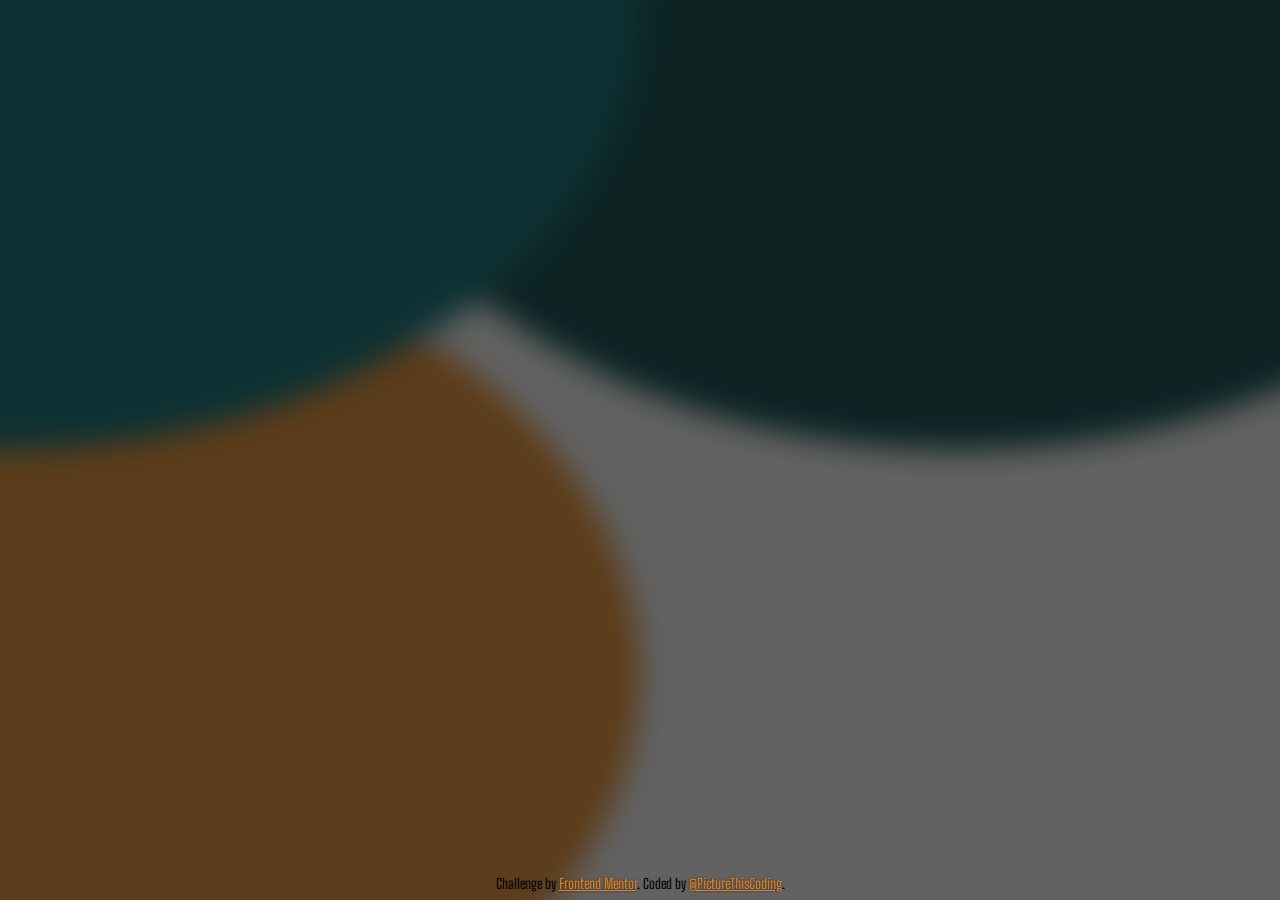
<file: 3columnscarcards/index.html>
<!DOCTYPE html>
<html lang="en">
  <head>
    <meta charset="UTF-8" />
    <meta name="viewport" content="width=device-width, initial-scale=1.0" />
    <!-- displays site properly based on user's device -->

    <link
      rel="icon"
      type="image/png"
      sizes="32x32"
      href="./images/favicon-32x32.png"
    />

    <title>Frontend Mentor | 3-column preview card component</title>

    <!-- Feel free to remove these styles or customise in your own stylesheet 👍 -->
    <style>
      .attribution {
        font-size: 14px;
        text-align: center;
        position: absolute;
        width: 100%;
        bottom: 0;
        padding: 0.5rem 0;
        font-family: var(--shouldersFont);
      }
      .attribution a {
        color: var(--gold);
        text-shadow: 0px 0px 2px var(--shadow);
      }
    </style>
    <link rel="preconnect" href="https://fonts.googleapis.com" />
    <link rel="preconnect" href="https://fonts.gstatic.com" crossorigin />
    <link
      href="https://fonts.googleapis.com/css2?family=Big+Shoulders:opsz,wght@10..72,100..900&family=Lexend+Deca:wght@100..900&display=swap"
      rel="stylesheet"
    />
    <link rel="stylesheet" href="style.css" />
  </head>
  <body>
    <div class="app">
      <div class="bg-overlay">
        <div style="--duration: 26s" class="gold-circle bg-circle"></div>
        <div style="--duration: 29s" class="green-circle bg-circle"></div>
        <div style="--duration: 21s" class="cyan-circle bg-circle"></div>
      </div>
      <section class="main-card intro-animate-shadow">
        <div style="--delay: 0.5s" class="card-column sedans intro-animate">
          <div class="img-div dark-orange">
            <img src="images/icon-sedans.svg" alt="" />
          </div>
          <div class="h1-title-row">
            <h1>Sedans</h1>
            <div class="car-tunnel">
              <img
                class="driving-car-img"
                src="images/icon-sedans-transparent-bg.svg"
                alt=""
              />
            </div>
          </div>
          <p>
            Choose a sedan for its affordability and excellent fuel economy.
            Ideal for cruising in the city or on your next road trip.
          </p>
          <button>Learn More</button>
        </div>
        <div style="--delay: 1s" class="card-column suvs intro-animate">
          <div class="img-div">
            <img src="images/icon-suvs.svg" alt="" />
          </div>
          <div class="h1-title-row">
            <h1>Suvs</h1>
            <div class="car-tunnel">
              <img
                class="driving-car-img"
                src="images/icon-suvs-transparent-bg.svg"
                alt=""
              />
            </div>
          </div>
          <p>
            Take an SUV for its spacious interior, power, and versatility.
            Perfect for your next family vacation and off-road adventures.
          </p>
          <button>Learn More</button>
        </div>
        <div style="--delay: 1.5s" class="card-column luxury intro-animate">
          <div class="img-div">
            <img src="images/icon-luxury.svg" alt="" />
          </div>
          <div class="h1-title-row">
            <h1>Luxury</h1>
            <div class="car-tunnel">
              <img
                class="driving-car-img"
                src="images/icon-luxury-transparent-bg.svg"
                alt=""
              />
            </div>
          </div>
          <p>
            Cruise in the best car brands without the bloated prices. Enjoy the
            enhanced comfort of a luxury rental and arrive in style.
          </p>
          <button>Learn More</button>
        </div>
      </section>

      <div class="attribution">
        Challenge by
        <a href="https://www.frontendmentor.io?ref=challenge" target="_blank"
          >Frontend Mentor</a
        >. Coded by <a href="#">@PictureThisCoding</a>.
      </div>
    </div>
  </body>
</html>
</file>
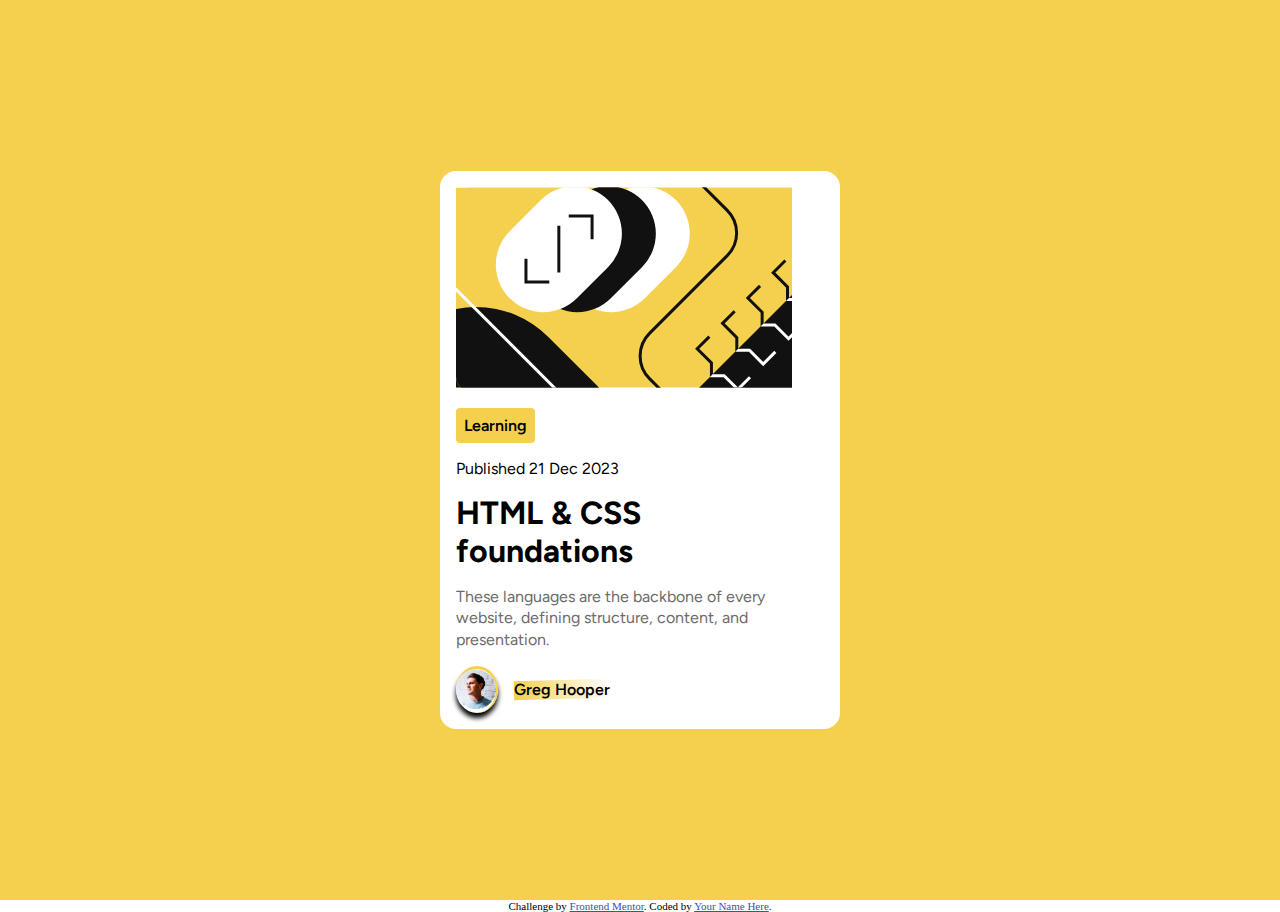
<file: blogcard-short/index.html>
<!DOCTYPE html>
<html lang="en">
  <head>
    <meta charset="UTF-8" />
    <meta name="viewport" content="width=device-width, initial-scale=1.0" />
    <!-- displays site properly based on user's device -->

    <link
      rel="icon"
      type="image/png"
      sizes="32x32"
      href="./assets/images/favicon-32x32.png"
    />

    <title>Frontend Mentor | Blog preview card</title>

    <!-- Feel free to remove these styles or customise in your own stylesheet 👍 -->
    <style>
      .attribution {
        font-size: 11px;
        text-align: center;
      }
      .attribution a {
        color: hsl(228, 45%, 44%);
      }
    </style>
    <link rel="stylesheet" href="style.css" />
  </head>
  <body>
    <div class="app">
      <div class="blog-card">
        <div class="img-div">
          <div class="img-div-wrapper">
            <img
              class="main-img"
              src="assets/images/illustration-article.svg"
              alt=""
            />
          </div>
          <img
            class="shadow"
            src="assets/images/illustration-article.svg"
            alt=""
          />
        </div>
        <div class="tag-div">
          <p>Learning</p>
        </div>
        <p>Published 21 Dec 2023</p>
        <h1>HTML & CSS foundations</h1>
        <p class="blurb">
          These languages are the backbone of every website, defining structure,
          content, and presentation.
        </p>
        <div class="user-row">
          <div class="user-img-div">
            <img src="assets/images/image-avatar.webp" alt="user-img" />
          </div>
          <p>Greg Hooper</p>
        </div>
      </div>
    </div>

    <div class="attribution">
      Challenge by
      <a href="https://www.frontendmentor.io?ref=challenge" target="_blank"
        >Frontend Mentor</a
      >. Coded by <a href="#">Your Name Here</a>.
    </div>
  </body>
</html>
</file>
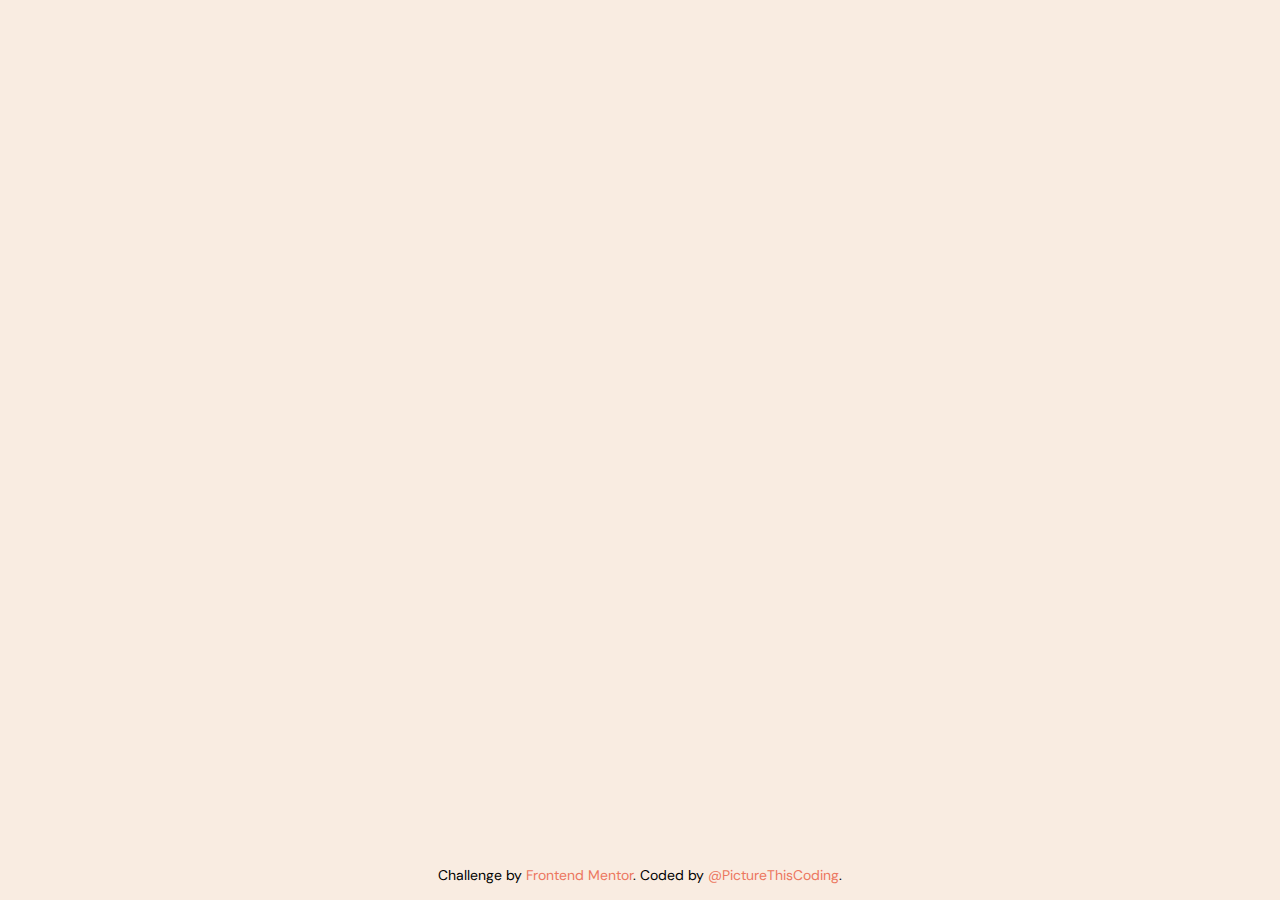
<file: expense-chart-fesolution/index.html>
<!DOCTYPE html>
<html lang="en">
  <head>
    <meta charset="UTF-8" />
    <meta name="viewport" content="width=device-width, initial-scale=1.0" />
    <!-- displays site properly based on user's device -->

    <link
      rel="icon"
      type="image/png"
      sizes="32x32"
      href="./images/favicon-32x32.png"
    />
    <link rel="preconnect" href="https://fonts.googleapis.com" />
    <link rel="preconnect" href="https://fonts.gstatic.com" crossorigin />
    <link
      href="https://fonts.googleapis.com/css2?family=DM+Sans:ital,opsz,wght@0,9..40,100..1000;1,9..40,100..1000&display=swap"
      rel="stylesheet"
    />
    <title>Frontend Mentor | Expenses chart component</title>

    <!-- Feel free to remove these styles or customise in your own stylesheet 👍 -->
    <style>
      .attribution {
        font-size: 14px;
        text-align: center;
        position: absolute;
        width: 100%;
        text-align: center;
        bottom: 0;
        padding: 1rem 0;
        font-family: var(--mainFont);
      }
      .attribution a {
        color: hsl(228, 45%, 44%);
        text-decoration: none;
        color: var(--red);
      }
    </style>
    <link rel="stylesheet" href="style.css" />
  </head>
  <body>
    <main class="balance-chart">
      <!-- Top Row -->
      <div class="balance-chart-top-row">
        <div class="balance-div">
          <p class="users-balance-p">My Balance</p>
          <h2>$921.48</h2>
        </div>
        <div class="chart-logo-div">
          <div class="chart-logo-white-border chart-logo chart-logo-fill"></div>
          <div
            class="chart-logo-black-circle chart-logo chart-logo-border"
          ></div>
        </div>
      </div>
      <!-- Main Section -->
      <section class="chart-section">
        <h1>Spending - Last 7 days</h1>
        <ul class="chart">
          <li>
            <h2>Loading Data...</h2>
          </li>
        </ul>
        <div class="divider"></div>
        <div class="balance-chart-bottom-row">
          <div class="chart-bottom-row-col">
            <p class="muted">Total this month</p>
            <h1 class="giant-h1">$478.33</h1>
          </div>
          <div class="chart-bottom-row-col text-end">
            <h5>
              <strong>+2.4%</strong>
            </h5>
            <p class="muted">from last month</p>
          </div>
        </div>
      </section>
    </main>

    <div class="attribution">
      Challenge by
      <a target="_blank" href="https://www.frontendmentor.io?ref=challenge"
        >Frontend Mentor</a
      >. Coded by <a href="#">@PictureThisCoding</a>.
    </div>

    <script>
      fetch("data.json")
        .then((res) => res.json())
        .then((res) => {
          console.log(res);
          setTimeout(() => {
            renderChart(res);
          }, 2500);
        });

      function renderChart(data) {
        let highestSpentDay;
        document.querySelector(".chart").innerHTML = ""; //clear loader
        data.forEach((item, idx) => {
          if (!highestSpentDay || highestSpentDay.total < item.amount) {
            highestSpentDay = { idx, total: item.amount };
          }
          let chartItem = document.createElement("li");
          let dayEl = document.createElement("p");
          dayEl.className = "day-p muted";
          dayEl.textContent = item.day;
          let chartBar = document.createElement("div");
          chartBar.className = "chart-bar";
          chartBar.style.height = `${item.amount * 2.5}px`;
          chartItem.appendChild(chartBar);
          chartItem.appendChild(dayEl);
          chartItem.dataset.total = `$${item.amount.toFixed(2)}`;

          document.querySelector(".chart").appendChild(chartItem);
        });

        document
          .querySelectorAll(".chart-bar")
          [highestSpentDay.idx].classList.add("highest-spent");
      }
    </script>
  </body>
</html>
</file>
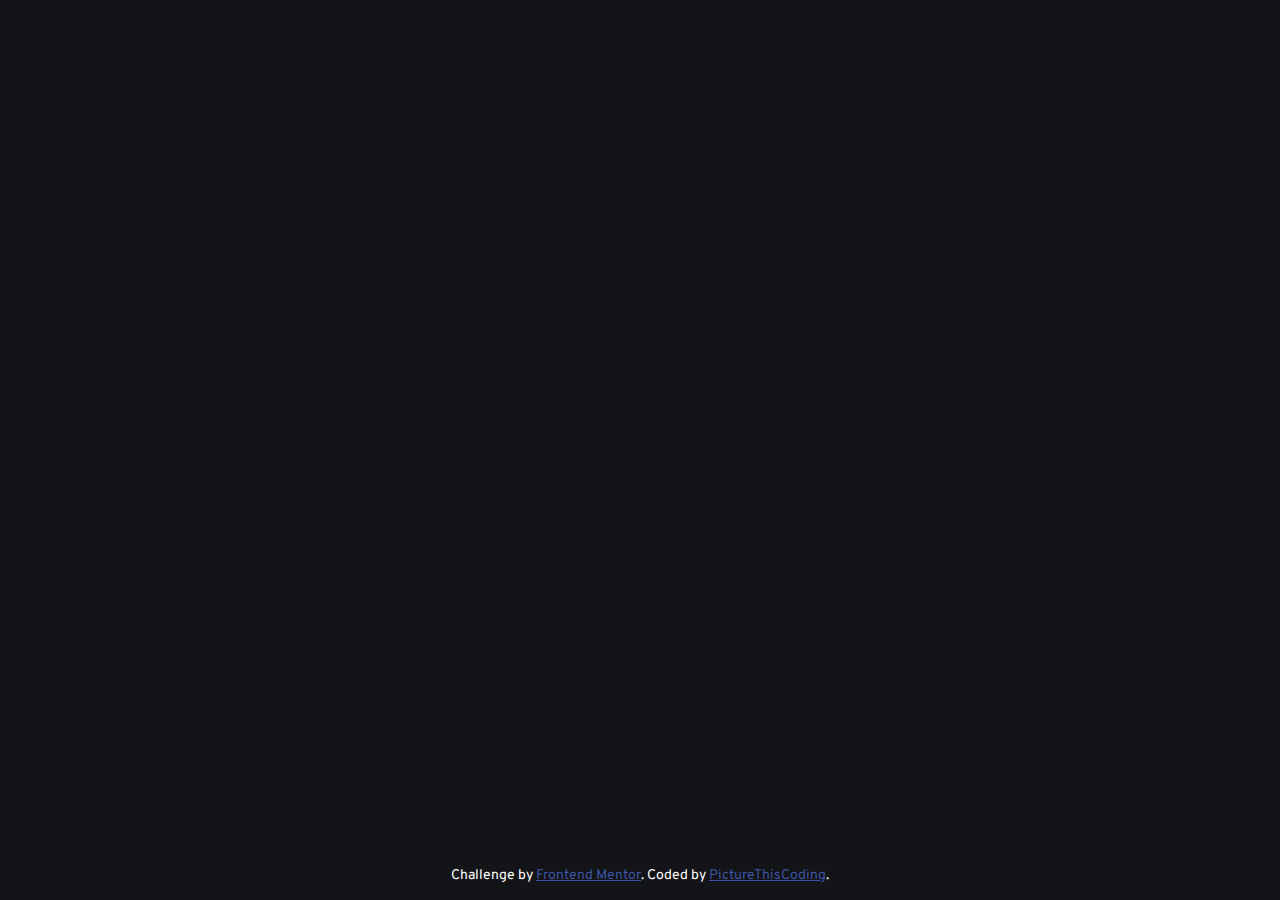
<file: interactive-ratings-card/index.html>
<!DOCTYPE html>
<html lang="en">
  <head>
    <meta charset="UTF-8" />
    <meta name="viewport" content="width=device-width, initial-scale=1.0" />
    <!-- displays site properly based on user's device -->

    <link
      rel="icon"
      type="image/png"
      sizes="32x32"
      href="./images/favicon-32x32.png"
    />
    <link rel="preconnect" href="https://fonts.googleapis.com" />
    <link rel="preconnect" href="https://fonts.gstatic.com" crossorigin />
    <link
      href="https://fonts.googleapis.com/css2?family=Overpass:ital,wght@0,100..900;1,100..900&display=swap"
      rel="stylesheet"
    />

    <title>PictureThisCoding</title>

    <!-- Feel free to remove these styles or customise in your own stylesheet 👍 -->
    <style>
      .attribution {
        font-size: 14px;
        text-align: center;
        position: absolute;
        bottom: 0;
        width: 100%;
        padding: 1rem;
        font-family: var(--mainFont);
        color: white;
      }
      .attribution a {
        color: hsl(228, 45%, 44%);
      }
    </style>
    <link rel="stylesheet" href="style.css" />
  </head>
  <body>
    <div class="app">
      <div class="survey-card-parent">
        <div class="survey-card">
          <div class="card-side front">
            <div class="logo-star-div">
              <img src="images/icon-star.svg" alt="" />
            </div>
            <h1>How did we do?</h1>
            <p class="muted blurb">
              Please let us know how we did with your support request. All
              feedback is appreciated to help us improve our offering!
            </p>
            <div class="survey-row">
              <div class="radio-input-div">
                <input
                  class="radio-input"
                  type="radio"
                  id="option-1"
                  name="rating"
                  value="1"
                  aria-label="rating 1"
                />
                <label for="option-1">1</label>
              </div>
              <div class="radio-input-div">
                <input
                  class="radio-input"
                  type="radio"
                  id="option-2"
                  name="rating"
                  value="2"
                  aria-label="rating 2"
                />
                <label for="option-2">2</label>
              </div>
              <div class="radio-input-div">
                <input
                  class="radio-input"
                  type="radio"
                  id="option-3"
                  name="rating"
                  value="3"
                  aria-label="rating 3"
                />
                <label for="option-3">3</label>
              </div>
              <div class="radio-input-div">
                <input
                  class="radio-input"
                  type="radio"
                  id="option-4"
                  name="rating"
                  value="4"
                  aria-label="rating 4"
                />
                <label for="option-4">4</label>
              </div>
              <div class="radio-input-div">
                <input
                  class="radio-input"
                  type="radio"
                  id="option-5"
                  name="rating"
                  value="5"
                  aria-label="rating 5"
                />
                <label for="option-5">5</label>
              </div>
            </div>
            <div class="alert">
              <img src="images/icon-star.svg" alt="" />

              <h3>Please choose a rating</h3>
            </div>
            <button onclick="handleSubmitRating()">Submit</button>
          </div>
          <div class="card-side back">
            <div class="card-back-img-div">
              <img
                src="images/illustration-thank-you.svg"
                alt="thank-you-img"
              />
              <img
                class="shadow-img"
                src="images/illustration-thank-you.svg"
                alt="thank-you-img"
              />
            </div>
            <h4>
              You selected
              <span class="user-rating" id="user-rating"></span> out of 5
            </h4>
            <h2>Thank you!</h2>
            <p class="muted thin">
              We appreciate you taking the time to give a rating. If you ever
              need more support, don’t hesitate to get in touch!
            </p>
          </div>
        </div>
      </div>
    </div>

    <div class="attribution">
      Challenge by
      <a href="https://www.frontendmentor.io?ref=challenge" target="_blank"
        >Frontend Mentor</a
      >. Coded by
      <a target="_blank" href="https://www.youtube.com/@PictureThisCoding"
        >PictureThisCoding</a
      >.
    </div>
    <script>
      /*lets do some javascript!! */

      let radioInputs = document.querySelectorAll("input[type='radio']");
      let alertEl = document.querySelector(".alert");
      console.log(radioInputs);

      function handleSubmitRating() {
        console.log("handleSubmitRating()--");
        let userRating;
        radioInputs.forEach((radio) => {
          if (radio.checked) {
            console.log("checked!!!", radio.value);
            userRating = radio.value;
          }
        });
        if (!userRating) toggleAlert();
        else {
          document.querySelector(".survey-card").classList.add("flip-card");
          document.getElementById("user-rating").textContent = userRating;
        }
      }

      function toggleAlert() {
        alertEl.classList.add("show-alert");
        setTimeout(() => {
          alertEl.classList.remove("show-alert");
        }, 1500);
      }
    </script>
  </body>
</html>
</file>
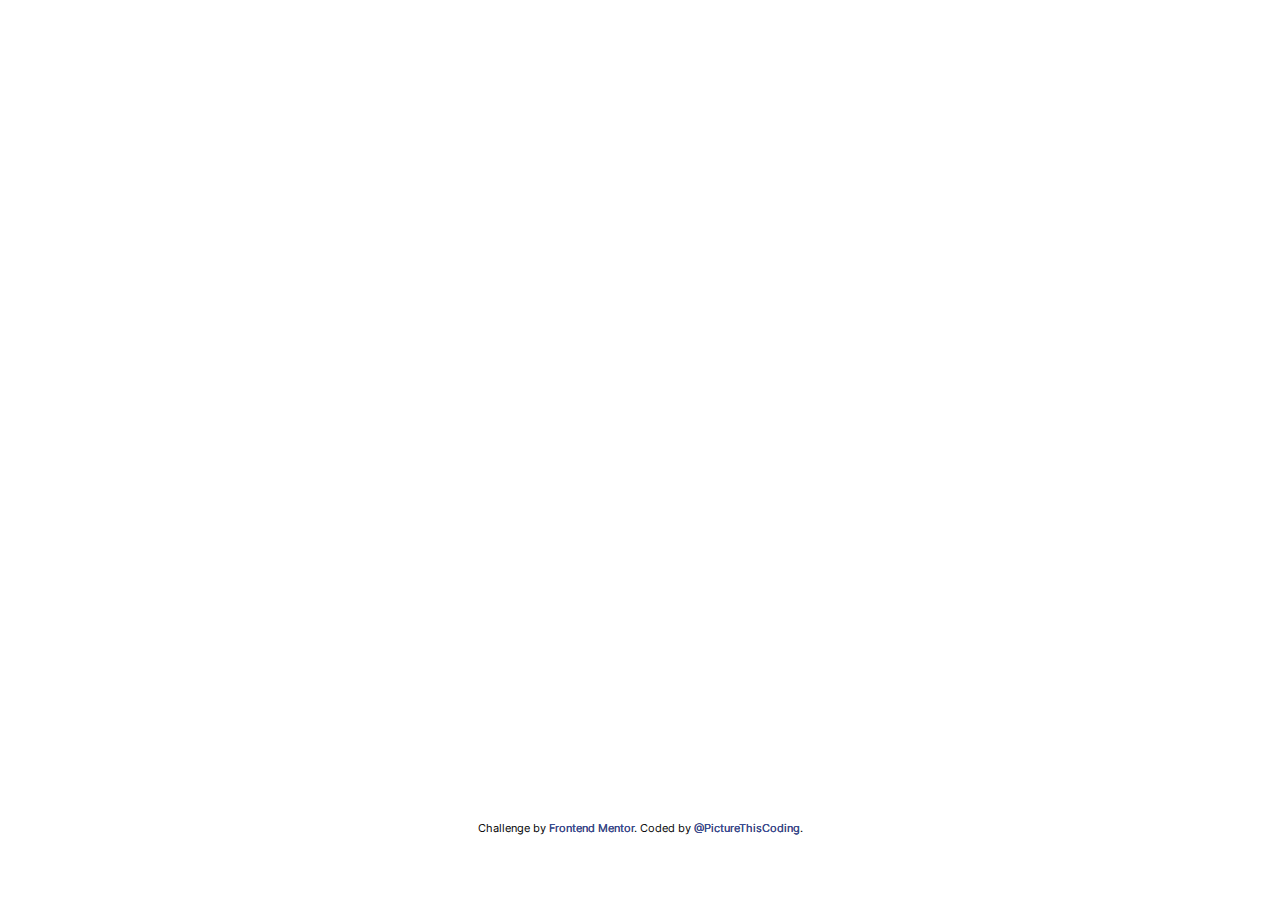
<file: news-homepage-main-fe-solution/index.html>
<!DOCTYPE html>
<html lang="en">
  <head>
    <meta charset="UTF-8" />
    <meta name="viewport" content="width=device-width, initial-scale=1.0" />
    <!-- displays site properly based on user's device -->

    <link
      rel="icon"
      type="image/png"
      sizes="32x32"
      href="./assets/images/favicon-32x32.png"
    />

    <title>Frontend Mentor | News homepage</title>

    <!-- Feel free to remove these styles or customise in your own stylesheet 👍 -->
    <style>
      .attribution {
        font-size: 11px;
        text-align: center;
      }
      .attribution a {
        color: hsl(228, 45%, 44%);
      }
    </style>
    <link rel="stylesheet" href="style.css" />
  </head>
  <body>
    <div class="app">
      <nav class="navbar animate-nav">
        <div class="logo-div">
          <img class="logo-img" src="assets/images/logo.svg" alt="site-logo" />
        </div>
        <ul class="site-links desktop">
          <li class="site-link-item">
            <a style="--link: 'Home'" href="" class="site-link">Home</a>
          </li>
          <li class="site-link-item">
            <a style="--link: 'New'" href="" class="site-link">New</a>
          </li>
          <li class="site-link-item">
            <a style="--link: 'Popular'" href="" class="site-link">Popular</a>
          </li>
          <li class="site-link-item">
            <a style="--link: 'Trending'" href="" class="site-link">Trending</a>
          </li>
          <li class="site-link-item">
            <a style="--link: 'Categories'" href="" class="site-link"
              >Categories</a
            >
          </li>
        </ul>
        <div class="mobile-menu-btn-div mobile">
          <button onclick="toggleMobileMenu()" class="mobile-menu-btn icon-btn">
            <img src="assets/images/icon-menu.svg" alt="icon-menu" />
          </button>
        </div>
      </nav>

      <!--Mobile Menu Overlay -->
      <div class="mobile-menu-overlay mobile hide-mobile-menu">
        <div class="mobile-menu">
          <div class="flex-end-row">
            <button
              onclick="toggleMobileMenu()"
              class="mobile-close-btn icon-btn"
            >
              <img
                class="close-icon"
                src="assets/images/icon-menu-close.svg"
                alt=""
              />
            </button>
          </div>

          <ul class="mobile-links">
            <li class="mobile-link-item">
              <a href="#" class="mobile-link">Home</a>
            </li>
            <li class="mobile-link-item">
              <a href="#" class="mobile-link">New</a>
            </li>
            <li class="mobile-link-item">
              <a href="#" class="mobile-link">Popular</a>
            </li>
            <li class="mobile-link-item">
              <a href="#" class="mobile-link">Trending</a>
            </li>
            <li class="mobile-link-item">
              <a href="#" class="mobile-link">Categories</a>
            </li>
          </ul>
        </div>
      </div>
      <!-- End Mobile Overlay -->
      <section class="top-section">
        <div class="top-section-content animate-top-section">
          <div class="top-section-col">
            <div class="img-div">
              <picture>
                <source
                  media="(min-width:650px)"
                  srcset="assets/images/image-web-3-desktop.jpg"
                />
                <img src="assets/images/image-web-3-mobile.jpg" alt="img" />
              </picture>
            </div>
            <div class="top-section-row">
              <div class="top-section-bottom-row-col">
                <h1 class="giant-h1">
                  The Bright Future of Web <span class="shadow">3.0</span>
                </h1>
              </div>
              <div class="top-section-bottom-row-col">
                <p>
                  We dive into the next evolution of the web that claims to put
                  the power of the platforms back into the hands of the people.
                  But is it really fulfilling its promise?
                </p>
                <button class="read-more-btn btn">Read More</button>
              </div>
            </div>
          </div>
          <div class="top-section-col">
            <h2 class="orange-text headlines-header-h2">New</h2>
            <ul class="headlines">
              <li class="headline-item">
                <h4 class="bold">Hydrogen vs Electric Cars</h4>
                <small class="thin">
                  Will hydrogen-fueled cars ever catch up to EVs?
                </small>
              </li>
              <li class="headline-item">
                <h4 class="bold">The Downside of AI Artistry</h4>
                <small class="thin">
                  What are the possible adverse effects of on-demand AI image
                  generation?
                </small>
              </li>
              <li style="--delay: 2s" class="headline-item">
                <h4 class="bold">Is VC Funding Drying Up?</h4>
                <small class="thin">
                  Private funding by VC firms is down 50% YOY. We take a look at
                  what that means.
                </small>
              </li>
            </ul>
          </div>
        </div>
      </section>
      <section class="bottom-section">
        <ul class="section-list">
          <li style="--delay: 1s" class="section-item">
            <div>
              <div class="section-item-img-div img-div">
                <img src="assets/images/image-retro-pcs.jpg" alt="retro-img" />
              </div>
            </div>
            <div class="section-item-content">
              <h3 class="red-text">01</h3>
              <h5>Reviving Retro PCs</h5>
              <p class="thin">
                What happens when old PCs are given modern upgrades?
              </p>
            </div>
          </li>
          <li style="--delay: 1.5s" class="section-item">
            <div>
              <div class="section-item-img-div img-div">
                <img
                  src="assets/images/image-top-laptops.jpg"
                  alt="laptop-img"
                />
              </div>
            </div>
            <div class="section-item-content">
              <h3 class="red-text">02</h3>
              <h5>Top 10 Laptops of 2022</h5>
              <p class="thin">Our best picks for varioius budgets.</p>
            </div>
          </li>
          <li style="--delay: 2s" v class="section-item">
            <div>
              <div class="section-item-img-div img-div">
                <img
                  src="assets/images/image-gaming-growth.jpg"
                  alt="gaming-growth-img"
                />
              </div>
            </div>
            <div class="section-item-content">
              <h3 class="red-text">03</h3>
              <h5>The Growth of Gaming</h5>
              <p class="thin">
                How the pandemic has sparked fresh opportunities.
              </p>
            </div>
          </li>
        </ul>
      </section>
      <div class="attribution">
        Challenge by
        <a href="https://www.frontendmentor.io?ref=challenge" target="_blank"
          >Frontend Mentor</a
        >. Coded by
        <a target="_blank" href="https://youtube.com/@PictureThisCoding"
          >@PictureThisCoding</a
        >.
      </div>
    </div>

    <script>
      function toggleMobileMenu() {
        document
          .querySelector(".mobile-menu-overlay")
          .classList.toggle("hide-mobile-menu");
      }
    </script>
  </body>
</html>
</file>
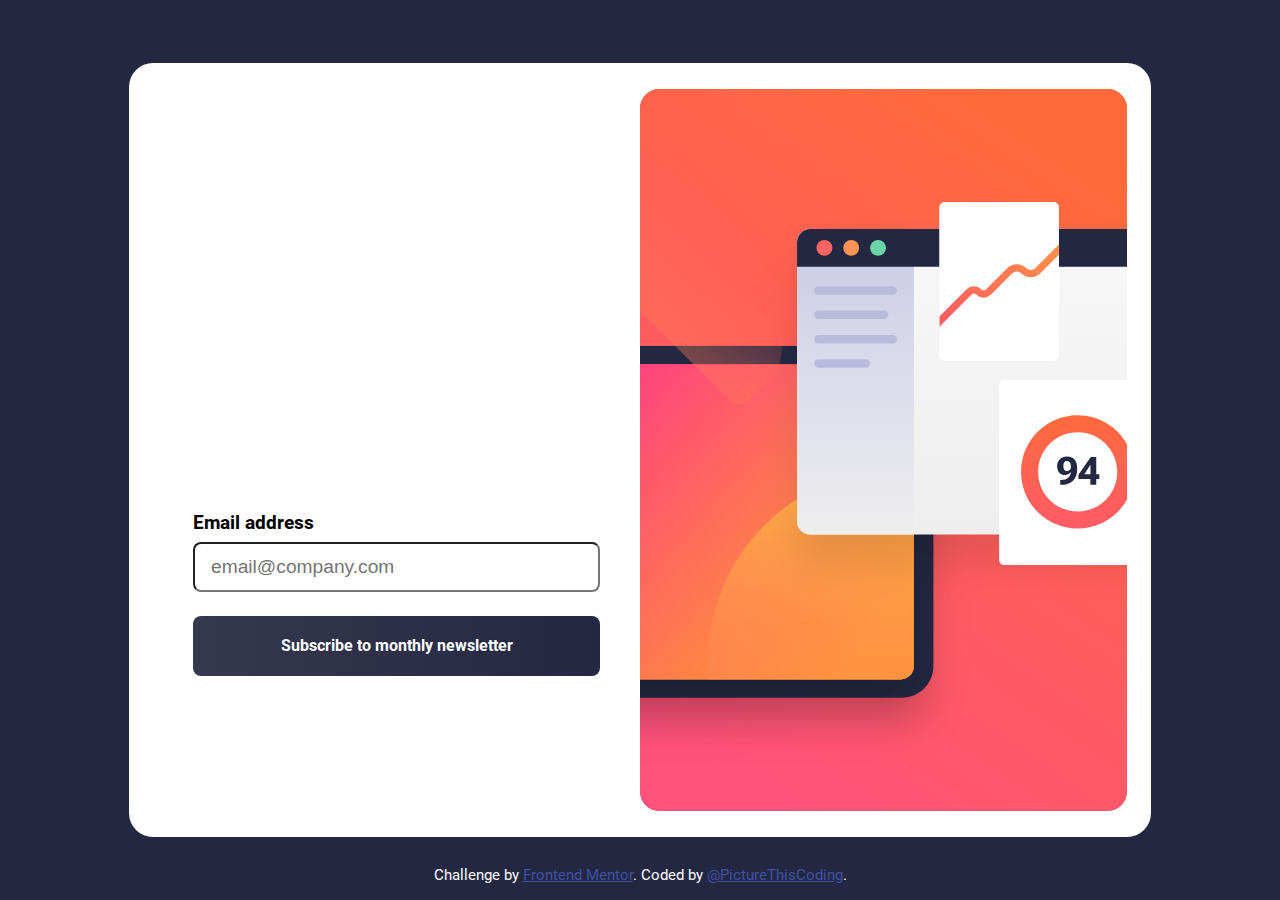
<file: newsletter-signup-solution/index.html>
<!DOCTYPE html>
<html lang="en">
  <head>
    <meta charset="UTF-8" />
    <meta name="viewport" content="width=device-width, initial-scale=1.0" />
    <!-- displays site properly based on user's device -->

    <link
      rel="icon"
      type="image/png"
      sizes="32x32"
      href="./assets/images/favicon-32x32.png"
    />

    <title>
      Frontend Mentor | Newsletter sign-up form with success message
    </title>

    <!-- Feel free to remove these styles or customise in your own stylesheet 👍 -->
    <style>
      .attribution {
        font-size: 15px;
        text-align: center;
        position: absolute;
        width: 100%;
        bottom: 0;
        padding: 1rem;
        color: var(--white);
      }
      .attribution a {
        color: hsl(228, 45%, 44%);
      }
    </style>
    <link rel="stylesheet" href="style.css" />
  </head>
  <body>
    <!-- Sign-up form start -->
    <!-- Main Card -->
    <div class="main-card">
      <!-- <div class="main-card-content"> -->
      <div class="mobile mobile-img-col">
        <div class="img-div">
          <picture>
            <source
              media="min-width:475px"
              srcset="assets/images/illustration-sign-up-tablet.svg"
            />
            <img
              src="assets/images/illustration-sign-up-mobile.svg"
              alt="img"
              class="main-img"
            />
          </picture>
        </div>
        <div class="shadow-img-div">
          <picture>
            <source
              media="(min-width:550px)"
              srcset="assets/images/illustration-sign-up-tablet.svg"
            />
            <img
              src="assets/images/illustration-sign-up-mobile.svg"
              alt="img"
              class="glow-shadow-img"
            />
          </picture>
        </div>
      </div>
      <div class="col">
        <div class="col-content">
          <h1 class="fade-in">Stay Updated!</h1>
          <p class="lower-fade">
            Join <span class="followers-count">60,000+</span> product managers
            receiving monthly updates on:
          </p>
          <ul class="features">
            <li style="--delay: 0.25s" class="feature-item">
              <div class="feature-item-content">
                <div class="feature-item-icon-div">
                  <img
                    class="feature-icon"
                    src="assets/images/icon-list.svg"
                    alt="icon"
                  />
                </div>
                <div class="wrapper">
                  <p>Product discovery and building what matters</p>
                </div>
              </div>
            </li>
            <li style="--delay: 0.5s" class="feature-item">
              <div class="feature-item-content">
                <div class="feature-item-icon-div">
                  <img
                    class="feature-icon"
                    src="assets/images/icon-list.svg"
                    alt="icon"
                  />
                </div>
                <div class="wrapper">
                  <p>Measuring to ensure updates are a success</p>
                </div>
              </div>
            </li>
            <li style="--delay: 0.75s" class="feature-item">
              <div class="feature-item-content">
                <div class="feature-item-icon-div">
                  <img
                    class="feature-icon"
                    src="assets/images/icon-list.svg"
                    alt="icon"
                  />
                </div>
                <div class="wrapper">
                  <p>And much more!</p>
                </div>
              </div>
            </li>
          </ul>
          <form>
            <div class="form-div">
              <label for="email"
                >Email address
                <div class="error-div">
                  <p class="error-msg hide-error-msg">Valid Email Required</p>
                </div>
                <input
                  type="text"
                  class="form-control"
                  id="email"
                  placeholder="email@company.com"
                  name="email"
                  autocomplete="off"
                />
                <div class="error-cloud hide-error-cloud"></div>
              </label>
            </div>
            <button class="btn subscribe-btn">
              <div class="btn-overlay"></div>
              <div class="btn-content">Subscribe to monthly newsletter</div>
            </button>
          </form>
        </div>
      </div>
      <div class="col desktop">
        <div class="img-div">
          <img
            src="assets/images/illustration-sign-up-desktop.svg"
            alt="main-img"
          />
        </div>
        <div class="shadow-img-div">
          <img
            class="glow-shadow-img"
            src="assets/images/illustration-sign-up-desktop.svg"
            alt="shadow-ui-img"
          />
        </div>
      </div>
      <!-- </div> -->
    </div>
    <!-- End Main Card -->

    <!-- Thanks Card -->
    <div class="thanks-card hide-thanks-card">
      <div class="thanks-img-div">
        <img src="assets/images/icon-success.svg" alt="" />
      </div>
      <header class="thanks-header">
        <div class="flex-h1">
          <h1><em>Thanks</em></h1>
          <h1>for</h1>
        </div>
        <h1>subscribing</h1>
      </header>
      <p>
        A confirmation email has been sent to
        <span class="bold" id="user-email">ash@loremcompany.com</span>. Please
        open it and click the button inside to confirm your subscription.
      </p>
      <button class="btn">Dismiss message</button>
    </div>
    <!-- End Thanks Card -->
    <!-- </section> -->

    <div class="attribution">
      Challenge by
      <a href="https://www.frontendmentor.io?ref=challenge" target="_blank"
        >Frontend Mentor</a
      >. Coded by
      <a href="https://www.youtube.com/@PictureThisCoding">@PictureThisCoding</a
      >.
    </div>

    <script>
      let errorMsg = document.querySelector(".error-msg");
      let errorCloud = document.querySelector(".error-cloud");
      let emailInput = document.querySelector("input[name='email']");
      let mainCard = document.querySelector(".main-card");
      let thanksCard = document.querySelector(".thanks-card");

      document.querySelector("form").onsubmit = (e) => {
        //prevent browser refresh
        e.preventDefault();
        let formData = new FormData(e.target);
        /*regular expression that tests for valid email pattern */
        let regex = /[A-Za-z0-9._%+-]+@[A-Za-z0-9.-]+\.[A-Za-z]{2,}/;
        let email = formData.get("email");
        console.log("Email", email);
        console.log(regex.test(email));
      }

        // if (!email || email.indexOf("@") == -1) {
        //   errorMsg.classList.remove("hide-error-msg");
        //   errorCloud.classList.remove("hide-error-cloud");
        //   emailInput.classList.add("error-form");
        //   return;
        // }
        if (!regex.test(email)) {
          errorMsg.classList.remove("hide-error-msg");
          errorCloud.classList.remove("hide-error-cloud");
          emailInput.classList.add("error-form");
          return;
        }

        handleShowSuccess(email);
      };

      document.querySelector("input[name='email']").oninput = () => {
        if (!errorMsg.classList.contains("hide-error-msg"))
          errorMsg.classList.add("hide-error-msg");
        errorCloud.classList.add("hide-error-cloud");
        emailInput.classList.remove("error-form");
      };

      function handleShowSuccess(email) {
        mainCard.classList.add("hide-card");
        setTimeout(() => {
          thanksCard.classList.remove("hide-thanks-card");
          thanksCard.classList.add("show-card");
          console.log("Email", email);
          document.getElementById("user-email").textContent = email;
        }, 1750);
      }

      let shadowImgs = document.querySelectorAll(".glow-shadow-img");

      document.querySelector(".subscribe-btn").onmouseenter = (e) => {
        shadowImgs.forEach((img) => {
          img.style.filter = "blur(20px";
        });
      };

      document.querySelector(".subscribe-btn").onmouseleave = (e) => {
        shadowImgs.forEach((img) => {
          img.style.filter = "blur(0px";
        });
      };
    </script>
  </body>
</html>
</file>
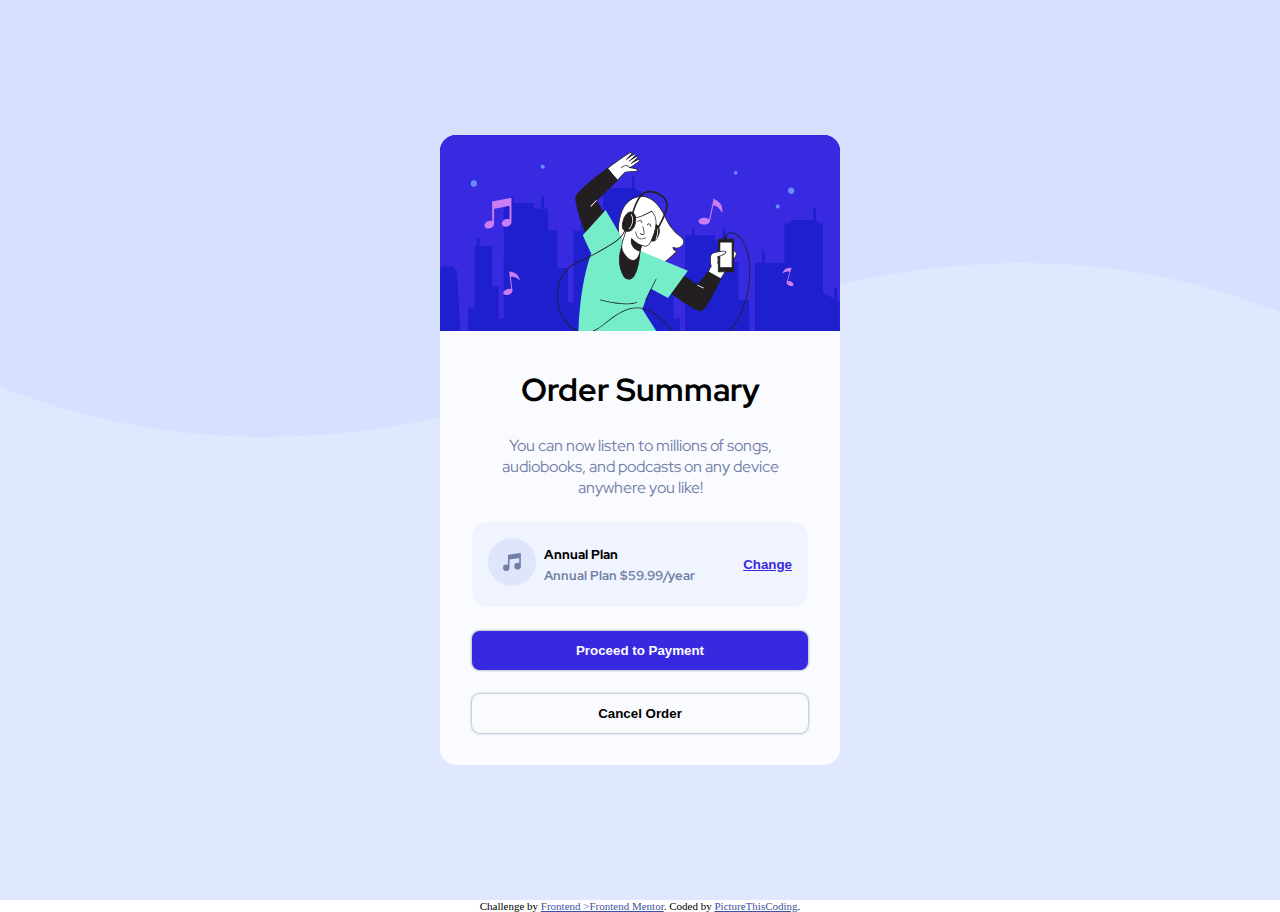
<file: order-summary-challenge/index.html>
<!DOCTYPE html>
<html lang="en">
  <head>
    <meta charset="UTF-8" />
    <meta name="viewport" content="width=device-width, initial-scale=1.0" />
    <!-- displays site properly based on user's device -->

    <link
      rel="icon"
      type="image/png"
      sizes="32x32"
      href="./images/favicon-32x32.png"
    />
    <link rel="preconnect" href="https://fonts.googleapis.com" />
    <link rel="preconnect" href="https://fonts.gstatic.com" crossorigin />
    <link
      href="https://fonts.googleapis.com/css2?family=Red+Hat+Display:ital,wght@0,300..900;1,300..900&display=swap"
      rel="stylesheet"
    />
    <title>PictureThisCoding | Order summary card</title>

    <!-- Feel free to remove these styles or customise in your own stylesheet 👍 -->
    <style>
      .attribution {
        font-size: 11px;
        text-align: center;
      }
      .attribution a {
        color: hsl(228, 45%, 44%);
      }
    </style>
    <link rel="stylesheet" href="style.css" />
  </head>
  <body>
    <div class="app">
      <div class="bg-banner">
        <picture>
          <!-- uses different image file depending on screen size-->
          <source
            srcset="images/pattern-background-desktop.svg"
            media="(min-width:650px)"
          />
          <img src="images/pattern-background-mobile.svg" alt="" />
        </picture>
      </div>
      <section class="summary-card-parent">
        <div class="summary-card">
          <div class="summary-card-banner">
            <div class="banner-img-container">
              <img
                class="banner-img"
                src="images/illustration-hero.svg"
                alt="card-hero-img"
              />
            </div>
            <img
              class="shadow-img"
              src="images/illustration-hero.svg"
              alt="card-hero-shadow-img"
            />
          </div>
          <div class="summary-card-body">
            <h1>Order Summary</h1>
            <p class="gray-text">
              You can now listen to millions of songs, audiobooks, and podcasts
              on any device anywhere you like!
            </p>
            <div class="annual-plan-row">
              <div class="annual-plan-img-div">
                <img src="images/icon-music.svg" alt="icon-music" />
              </div>
              <div class="annual-text-col">
                <h5 class="bold">Annual Plan</h5>
                <h5 class="gray-text">Annual Plan $59.99/year</h5>
              </div>
              <button class="change-btn">Change</button>
            </div>
            <button class="btn payment-btn">Proceed to Payment</button>
            <button class="btn cancel-btn">Cancel Order</button>
          </div>
        </div>
      </section>
    </div>

    <div class="attribution">
      Challenge by
      <a href="https://www.frontendmentor.io?ref=challenge" target="_blank"
        >Frontend >Frontend Mentor</a
      >. Coded by
      <a target="_blank" href="https://www.youtube.com/@PictureThisCoding"
        >PictureThisCoding</a
      >.
    </div>
  </body>
</html>
</file>
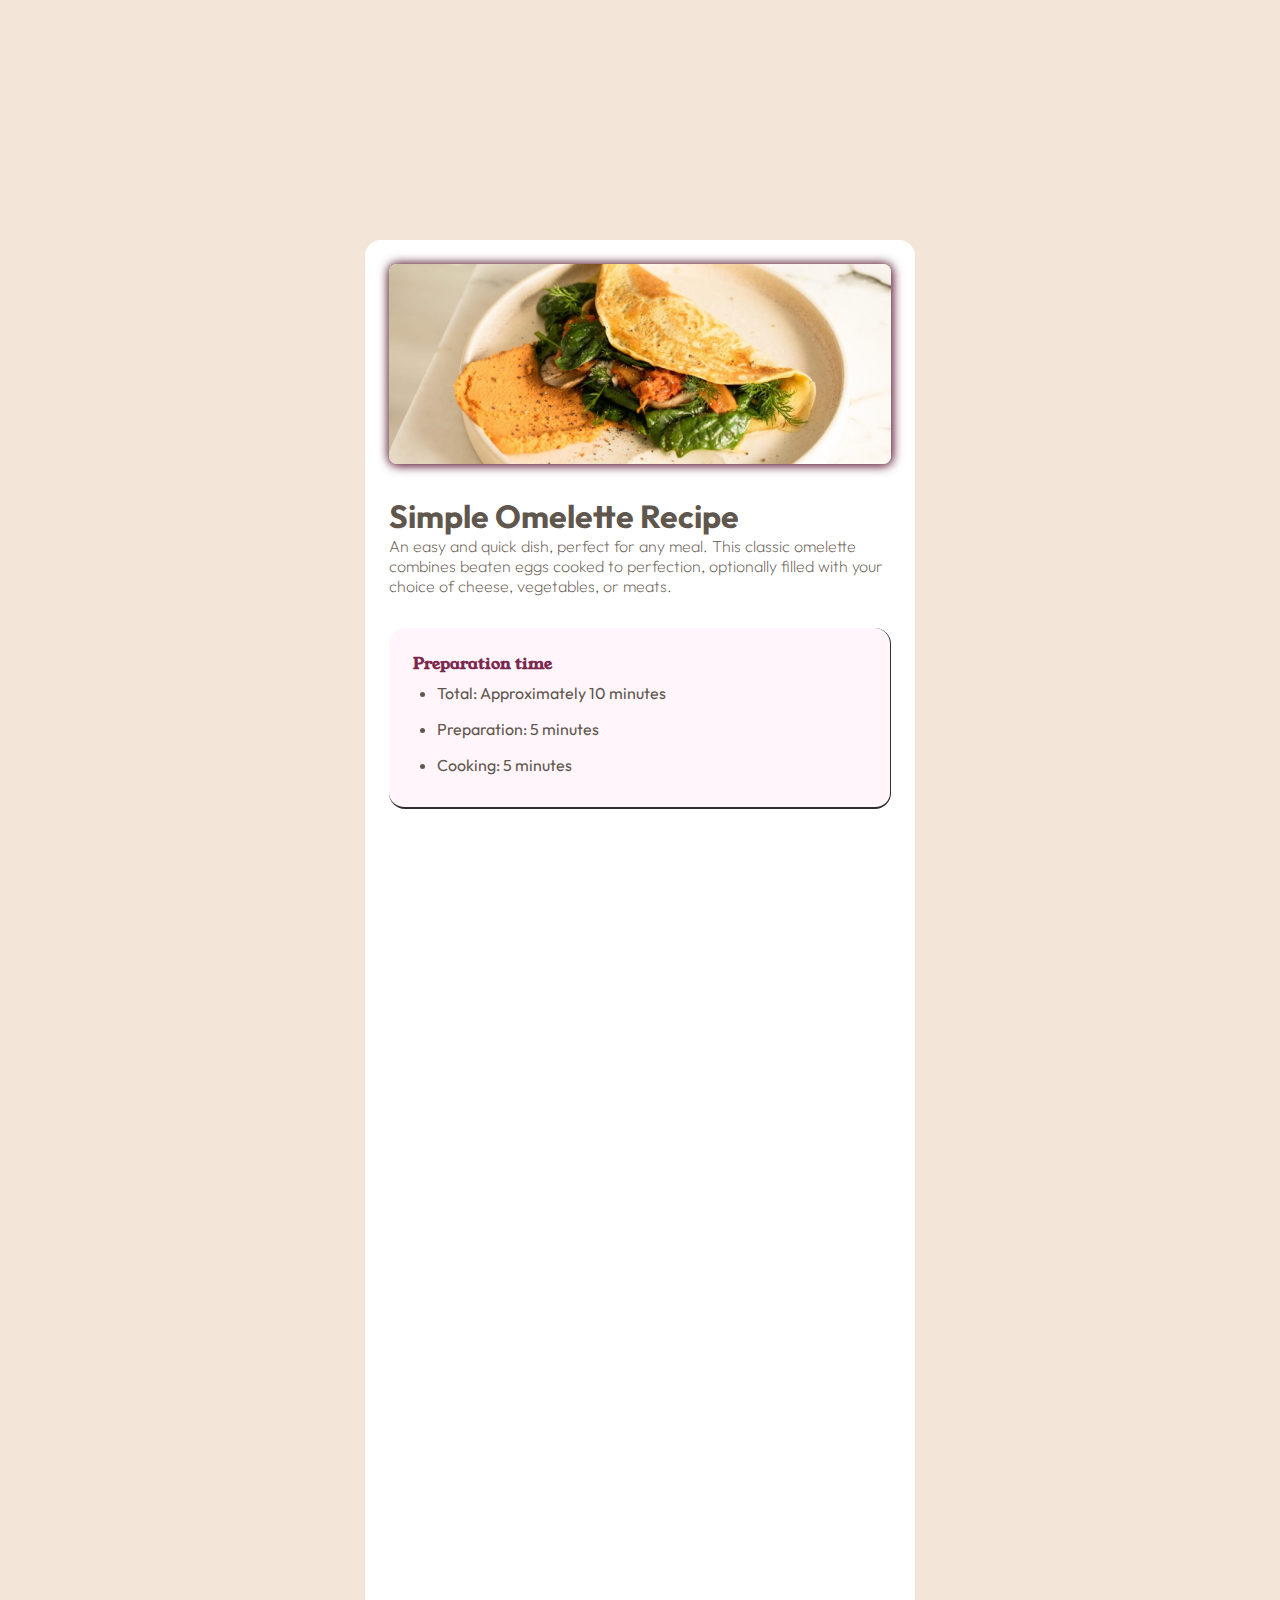
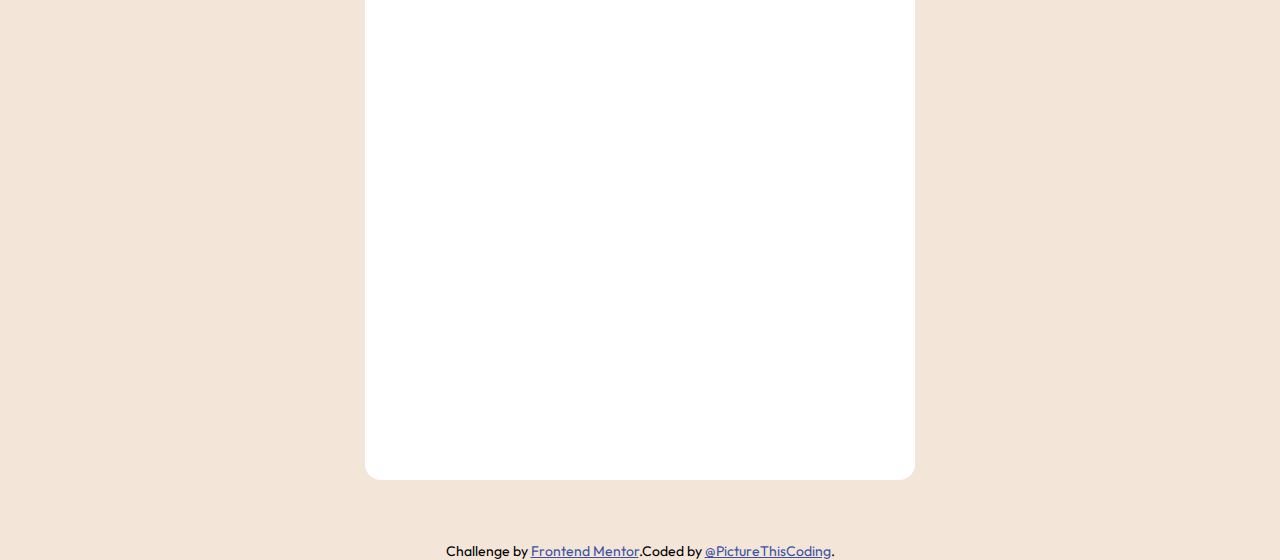
<file: recipe-card-solution/index.html>
<!DOCTYPE html>
<html lang="en">
  <head>
    <meta charset="UTF-8" />
    <meta name="viewport" content="width=device-width, initial-scale=1.0" />
    <!-- displays site properly based on user's device -->

    <link
      rel="icon"
      type="image/png"
      sizes="32x32"
      href="./assets/images/favicon-32x32.png"
    />

    <title>Frontend Mentor | Recipe page</title>

    <!-- Feel free to remove these styles or customise in your own stylesheet 👍 -->
    <style>
      .attribution {
        font-size: 14px;
        text-align: center;
        position: absolute;
        width: 100%;
        bottom: 0;
        font-family: var(--outfitFont);
      }
      .attribution a {
        color: hsl(228, 45%, 44%);
      }
    </style>
    <link rel="stylesheet" href="style.css" />
  </head>
  <body>
    <div class="app">
      <div class="recipe-card">
        <div class="img-div"></div>
        <header>
          <h1>Simple Omelette Recipe</h1>
          <p>
            An easy and quick dish, perfect for any meal. This classic omelette
            combines beaten eggs cooked to perfection, optionally filled with
            your choice of cheese, vegetables, or meats.
          </p>
        </header>
        <section class="prep-section section">
          <h4 class="prep-title red-text fancy-font">Preparation time</h4>
          <ul class="prep-list">
            <li class="prep-item">
              <p>
                <span class="bold">Total:</span>
                Approximately 10 minutes
              </p>
            </li>
            <li class="prep-item">
              <p>
                <span class="bold">Preparation:</span>
                5 minutes
              </p>
            </li>
            <li class="prep-item">
              <p>
                <span class="bold">Cooking:</span>
                5 minutes
              </p>
            </li>
          </ul>
        </section>
        <section class="ingredients-section section">
          <!--assign content containers to animate with intersection observer-->
          <div class="section-content ingredients-content">
            <h1 class="fancy-font brown-text">Ingredients</h1>
            <ul class="ingredients-list">
              <li class="ingredient-item">
                <p>2-3 large eggs</p>
              </li>
              <li class="ingredient-item">
                <p>Salt, to taste</p>
              </li>
              <li class="ingredient-item">
                <p>Pepper, to taste</p>
              </li>
              <li class="ingredient-item">
                <p>1 tablespoon of butter or oil</p>
              </li>
              <li class="ingredient-item">
                <p>
                  Optional fillings: cheese, diced vegetables, cooked meats,
                  herbs
                </p>
              </li>
            </ul>
          </div>
        </section>
        <section class="instructions-section section">
          <div class="section-content instructions-content">
            <h1 class="fancy-font brown-text">Instructions</h1>
            <ul class="instructions-list">
              <li>
                <span class="list-count bold brown-text">1.</span>
                <span class="bold">Beat the eggs:</span>
                <small
                  >In a bowl, beat the eggs with a pinch of salt and pepper
                  until they are well mixed. You can add a tablespoon of water
                  or milk for a fluffier texture.</small
                >
              </li>
              <li>
                <span class="list-count bold brown-text">2.</span>
                <span class="bold">Heat the pan:</span>
                <small
                  >Place a non-stick frying pan over medium heat and add butter
                  or oil.</small
                >
              </li>
              <li>
                <span class="list-count bold brown-text">3.</span>
                <span class="bold">Cook the omelette:</span>
                <small
                  >Once the butter is melted and bubbling, pour in the eggs.
                  Tilt the pan to ensure the eggs evenly coat the
                  surface.</small
                >
              </li>
              <li>
                <span class="list-count bold brown-text">4.</span>
                <span class="bold">Add fillings(optional):</span>
                <small
                  >In a bowl, beat the eggs with a pinch of salt and pepper
                  until they are well mixed. You can add a tablespoon of water
                  or milk for a fluffier texture.</small
                >
              </li>
              <li>
                <span class="list-count bold brown-text">5.</span>
                <span class="bold">Fold and serve:</span>
                <small
                  >As the omelette continues to cook, carefully lift one edge
                  and fold it over the fillings. Let it cook for another minute,
                  then slide it onto a plate.</small
                >
              </li>
              <li>
                <span class="list-count bold brown-text">6.</span>
                <span class="bold">Enjoy:</span>
                <small>
                  Serve hot, with additional salt and pepper if needed.</small
                >
              </li>
            </ul>
          </div>
          <div class="parallax-section"></div>
        </section>
        <section class="nutrition-section section-content\">
          <div class="section-content nutrition-content">
            <h1 class="fancy-font brown-text">Nutrition</h1>
            <p>
              The table below shows nutritional values per serving without the
              additional fillings.
            </p>

            <ul class="nutrition-list">
              <li class="nutrition-item">
                <p>Calories</p>
                <p class="brown-text bold">277kcal</p>
              </li>
              <li class="nutrition-item">
                <p>Carbs</p>
                <p class="brown-text bold">0g</p>
              </li>
              <li class="nutrition-item">
                <p>Protein</p>
                <p class="brown-text bold">20g</p>
              </li>
              <li class="nutrition-item">
                <p>Fat</p>
                <p class="brown-text bold">22g</p>
              </li>
            </ul>
          </div>
        </section>
      </div>

      <div class="attribution">
        Challenge by
        <a href="https://www.frontendmentor.io?ref=challenge" target="_blank"
          >Frontend Mentor</a
        >.Coded by
        <a href="https://www.youtube.com/@PictureThisCoding"
          >@PictureThisCoding</a
        >.
      </div>
    </div>
    <script>
      let prepSection = document.querySelector(".prep-section");
      let ingredientsSection = document.querySelector(".ingredients-section");
      let instructionsSection = document.querySelector(".instructions-section");
      let nutritionSection = document.querySelector(".nutrition-section");
      let sections = [
        prepSection,
        ingredientsSection,
        instructionsSection,
        nutritionSection,
      ];
      console.log(sections);
      /*we will attach each content section to intersection observer that tracks 
      a users page scroll and signals when an observed element has hit the view port
      where we will attach a css class that triggers a revealing animation */
      let observer = new IntersectionObserver(animateSection);
      sections.map((section) => observer.observe(section));

      function animateSection(entries) {
        entries.forEach((entry) => {
          // console.log(entry);
          if (entry.isIntersecting) {
            let sectionName =
              entry.target.classList; /*this gives us an array of classnames */
            sectionName =
              sectionName[0].split(
                "-"
              )[0]; /*parse,manipulate string to get desired portion */
            console.log(sectionName);

            switch (sectionName) {
              case "ingredients":
                entry.target
                  .querySelector(".section-content")
                  .classList.add("slidein");
                break;

              case "instructions":
                entry.target
                  .querySelector(".section-content")
                  .classList.add("slidedown");
                break;

              case "nutrition":
                entry.target
                  .querySelector(".section-content")
                  .classList.add("clearblur");
                break;

              default:
                console.log("unknown element! :(");
            }
          }
        });
      }
    </script>
  </body>
</html>
</file>
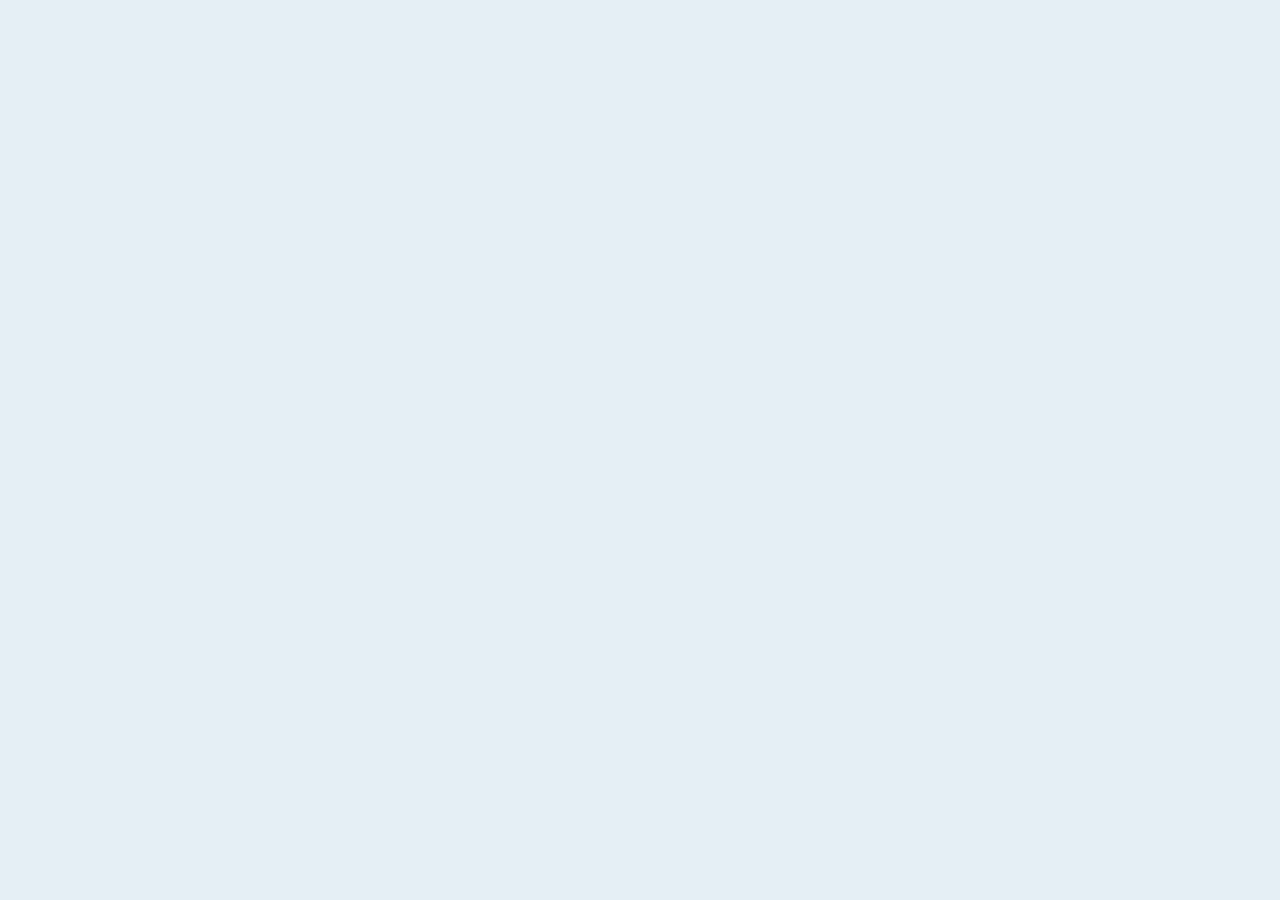
<file: singlepricegrid/index.html>
<!DOCTYPE html>
<html lang="en">
  <head>
    <meta charset="UTF-8" />
    <meta name="viewport" content="width=device-width, initial-scale=1.0" />
    <!-- displays site properly based on user's device -->

    <link
      rel="icon"
      type="image/png"
      sizes="32x32"
      href="./images/favicon-32x32.png"
    />
    <link rel="preconnect" href="https://fonts.googleapis.com" />
    <link rel="preconnect" href="https://fonts.gstatic.com" crossorigin />
    <link
      href="https://fonts.googleapis.com/css2?family=Karla:ital,wght@0,200..800;1,200..800&display=swap"
      rel="stylesheet"
    />
    <title>Frontend Mentor | Single Price Grid Component</title>

    <!-- Feel free to remove these styles or customise in your own stylesheet 👍 -->
    <style>
      .attribution {
        position: absolute;
        bottom: 0;
        width: 100%;
        padding: 0.5rem;
        text-align: center;
        font-family: var(--mainFont);
        font-size: 16px;
      }
      .attribution a {
        color: hsl(228, 45%, 44%);
        text-decoration: none;
      }
    </style>
    <link rel="stylesheet" href="style.css" />
  </head>
  <body>
    <div class="app">
      <!-- Main Card -->
      <section class="main-card">
        <!-- Top Section -->
        <div class="top-section intro-top-section-animate">
          <h1 class="teal-text h1-title">Join our community</h1>
          <h3 class="green-text">30-day, hassle-free money back guarantee</h3>
          <p class="gray-text">
            Gain access to our full library of tutorials along with expert code
            reviews. Perfect for any developers who are serious about honing
            their skills.
          </p>
        </div>
        <!-- Bottom Section -->
        <div class="bottom-section">
          <!-- Bottom Col Left -->
          <div class="bottom-col slide-right">
            <div class="bottom-content-col-section">
              <h3>Monthly Subscription</h3>
              <div class="prices-row">
                <h1>$29</h1>
                <p class="thin">per month</p>
              </div>
              <h4 class="mid-thin">Full access for less than &dollar;1</h4>
            </div>
            <button>Sign Up</button>
          </div>
          <!-- Bottom Col Right -->
          <div class="bottom-col rise-up">
            <h3 class="h3-title">Why Us</h3>
            <ul class="why-us-items">
              <li>
                <p>Tutorials by industry experts</p>
              </li>
              <li>
                <p>Peer & expert code review</p>
              </li>
              <li>
                <p>Tutorials by industry experts</p>
              </li>
              <li>
                <p>Coding exercises</p>
              </li>
              <li>
                <p>Access to our Github repos</p>
              </li>
              <li>
                <p>Community forum</p>
              </li>
              <li>
                <p>Flashcard decks</p>
              </li>
              <li>
                <p>New videos every week</p>
              </li>
            </ul>
          </div>
        </div>
      </section>

      <footer>
        <p class="attribution">
          Challenge by
          <a href="https://www.frontendmentor.io?ref=challenge" target="_blank"
            >Frontend Mentor</a
          >. Coded by <a href="#">@PictureThisCoding</a>.
        </p>
      </footer>
    </div>
  </body>
</html>
</file>
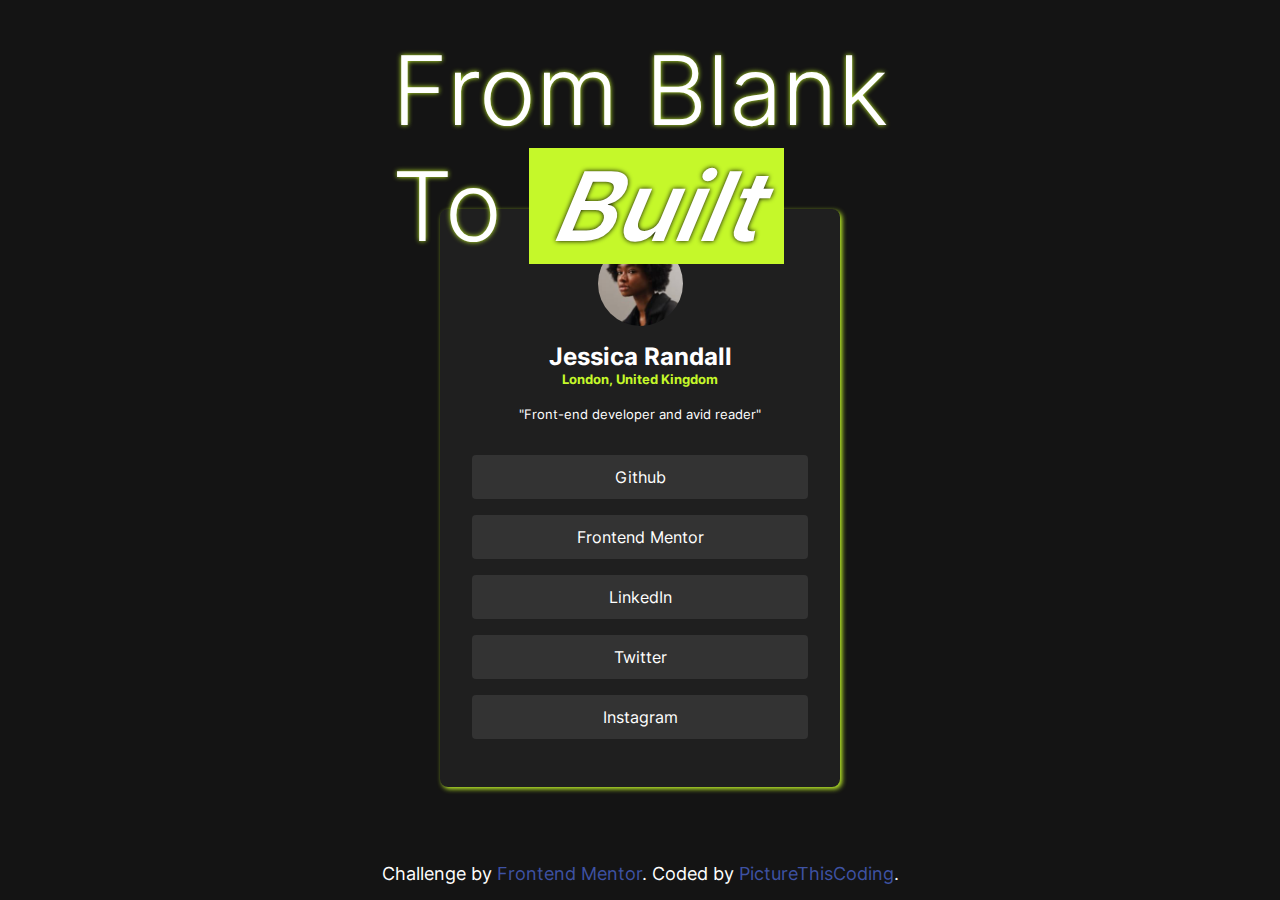
<file: social-links-profile-main/index.html>
<!DOCTYPE html>
<html lang="en">
  <head>
    <meta charset="UTF-8" />
    <meta name="viewport" content="width=device-width, initial-scale=1.0" />
    <!-- displays site properly based on user's device -->

    <link
      rel="icon"
      type="image/png"
      sizes="32x32"
      href="./assets/images/favicon-32x32.png"
    />

    <title>Frontend Mentor | Social links profile</title>

    <!-- Feel free to remove these styles or customise in your own stylesheet 👍 -->
    <style>
      .attribution {
        font-size: 1.1rem;
        text-align: center;
        position: absolute;
        bottom: 0;
        width: 100%;
        text-align: center;
        padding: 1rem;
        color: white;
      }
      .attribution a {
        color: hsl(228, 45%, 44%);
      }

      @media screen and (max-width: 650px) {
        .attribution {
          font-size: 0.8rem;
        }
      }
    </style>
    <link rel="stylesheet" href="style.css" />
  </head>
  <body>
    <div class="app">
      <header class="header">
        <h1>From <span class="blank">Blank</span></h1>
        <h1>To <em>Built</em></h1>
      </header>
      <main class="social-media-card">
        <div class="user-img-div">
          <img
            class="user-img"
            src="assets/images/avatar-jessica.jpeg"
            alt="user-img"
          />
        </div>
        <div class="user-info-section">
          <h2 class="user-name">Jessica Randall</h2>
          <h5 class="h5-location">London, United Kingdom</h5>
          <small>"Front-end developer and avid reader"</small>
        </div>
        <ul class="media-links">
          <li class="media-link-item">
            <a class="media-link" href="">Github</a>
          </li>
          <li class="media-link-item">
            <a class="media-link" href="#">Frontend Mentor</a>
          </li>
          <li class="media-link-item">
            <a class="media-link" href="#">LinkedIn</a>
          </li>
          <li class="media-link-item">
            <a class="media-link" href="#">Twitter</a>
          </li>
          <li class="media-link-item">
            <a class="media-link" href="#">Instagram</a>
          </li>
        </ul>
      </main>

      <div class="attribution">
        Challenge by
        <a href="https://www.frontendmentor.io?ref=challenge" target="_blank"
          >Frontend Mentor</a
        >. Coded by
        <a target="_blank" href="https://jgreen721dev.com">PictureThisCoding</a
        >.
      </div>
    </div>
  </body>
</html>
</file>
<file: 3columnscarcards/style.css>
* {
  margin: 0;
  padding: 0;
  box-sizing: border-box;
}

:root {
  --gold: hsl(31, 77%, 52%);
  --cyan: hsl(184, 100%, 22%);
  --green: hsl(179, 100%, 13%);
  --white: hsla(0, 0%, 100%, 0.75);
  --gray: hsl(0, 0%, 95%);
  --shadow: rgb(20, 20, 20);
  --lexFont: "Lexend Deca", sans-serif;
  --shouldersFont: "Big Shoulders", sans-serif;
}

.app {
  min-height: 100vh;
  display: flex;
  align-items: center;
  justify-content: center;
  padding: 2rem 4rem;
  background: var(--gray);
  position: relative;
  overflow: hidden;
}

.bg-overlay {
  position: absolute;
  inset: 0;
}

.bg-overlay::after {
  content: "";
  position: absolute;
  inset: 0;
  background: var(--shadow);
  opacity: 65%;
}

.bg-circle {
  position: absolute;
  height: 100%;
  width: 100%;
  border-radius: 50%;
  top: -50%;
  left: -50%;
  filter: blur(15px);
  animation: scale-circles var(--duration) linear infinite;
}

@keyframes scale-circles {
  0% {
    transform: scale(1);
  }
  20% {
    transform: scaleX(1.2) scaleY(1.4);
  }
  40% {
    transform: scaleX(0.9) scaleY(1.1);
  }
  60% {
    transform: scaleX(1.4) scaleY(1.2);
  }
  80% {
    transform: scale(1) scaleY(1.7);
  }
  100% {
    transform: scale(1);
  }
}

.gold-circle {
  background: var(--gold);
  top: auto;
  bottom: -25%;
}

.green-circle {
  background: var(--green);
  left: auto;
  right: -25%;
}

.cyan-circle {
  background: var(--cyan);
}

.main-card {
  display: flex;
  width: clamp(55%, 550px, 100%);
  box-shadow: 0px 0px 0px var(--shadow);
  border-radius: 0.5rem;
  z-index: 2;
}

.sedans {
  --card_color: var(--gold);
  border-top-left-radius: 0.5rem;
  border-bottom-left-radius: 0.5rem;
}

.suvs {
  --card_color: var(--cyan);
}

.luxury {
  --card_color: var(--green);
  border-top-right-radius: 0.5rem;
  border-bottom-right-radius: 0.5rem;
}

.card-column {
  --column-color: var(--card_color);
  display: flex;
  flex-direction: column;
  gap: 2rem;
  align-items: flex-start;
  justify-content: space-between;
  position: relative;
  padding: 2rem;
  color: var(--gray);
  cursor: pointer;
  transition: 0.25s ease;
  background: var(--column-color);
}

.intro-animate {
  filter: blur(30px);
  opacity: 0;
  animation: intro-animate 1s var(--delay) forwards;
}

@keyframes intro-animate {
  100% {
    opacity: 1;
    filter: blur(0px);
  }
}

h1 {
  text-transform: uppercase;
  font-family: var(--shouldersFont);
}

p {
  font-weight: 200;
  font-family: var(--lexFont);
  text-shadow: 0px 0px 1px var(--shadow);
}

.card-column button {
  --btn-color: var(--column-color);
}

button {
  border-radius: 2rem;
  height: 45px;
  width: 125px;
  white-space: nowrap;
  outline: none;
  border: none;
  font-weight: 600;
  cursor: pointer;
  color: var(--btn-color);
  transition: 0.25s ease;
  outline: none;
  margin-top: 3rem;
}

button:hover {
  box-shadow: 0px 0px 10px var(--btn-color) inset,
    3px 3px 5px rgba(25, 25, 25, 0.35);
  transform: scale(1.1);
  text-shadow: 0px 0px 2px var(--btn-color);
}

.h1-title-row {
  display: flex;
  align-items: center;
  width: 100%;
  gap: 1rem;
}

.car-tunnel {
  box-shadow: 5px 0px 10px rgba(25, 25, 25, 0.35) inset;
  flex: 1;
  border-radius: 1rem;
  overflow: hidden;
  opacity: 0;
  transform: scaleX(0);
  transform-origin: left;
  transition: 0.5s ease;
}

.card-column:hover .car-tunnel {
  opacity: 1;
  transform: scaleX(1);
}

.driving-car-img {
  animation: drivingcar 2s 0.5s linear infinite;
}

@keyframes drivingcar {
  0% {
    transform: translateX(-100px);
  }
  100% {
    transform: translateX(500px);
  }
}

@media screen and (max-width: 750px) {
  .main-card {
    flex-direction: column;
  }

  .sedans {
    border-bottom-left-radius: 0;
    border-top-right-radius: 0.5rem;
  }

  .luxury {
    border-top-right-radius: 0;
    border-bottom-left-radius: 0.5rem;
  }
}
</file>
<file: blogcard-short/style.css>
@font-face {
  font-family: "mainFont";
  src: url("assets/fonts/Figtree-VariableFont_wght.ttf");
}

* {
  margin: 0;
  padding: 0;
  box-sizing: border-box;
}

:root {
  --yellow: hsl(47, 88%, 63%);
  --white: hsl(0, 0%, 100%);
  --gray500: hsl(0, 0%, 42%);
  --gray950: hsl(0, 0%, 7%);
  --mainFont: mainFont;
}

.app {
  height: 100vh;
  display: flex;
  align-items: center;
  justify-content: center;
  background: var(--yellow);
  font-family: var(--mainFont);
}

.blog-card {
  padding: 1rem;
  background: white;
  border-radius: 1rem;
  border: 0px solid var(--gray950);
  box-shadow: 0px 0px 0px var(--gray950);
  width: 400px;
  display: flex;
  flex-direction: column;
  align-items: flex-start;
  gap: 1rem;
}

.img-div {
  width: 100%;
  position: relative;
}

.img-div-wrapper {
  overflow: hidden;
  border-radius: 1rem;
}

.main-img {
  z-index: 5;
  position: relative;
}

.img-div img {
  transition: 0.25s ease;
}

.img-div:hover .main-img {
  transform: scale(1.3) rotate(5deg);
}

.img-div:hover .shadow {
  filter: blur(20px);
  transform: scale(1.1);
}

.shadow {
  position: absolute;
  inset: 0;
  transition: 0.5s ease;
}

.tag-div {
  background: var(--yellow);
  padding: 0.5rem;
  border-radius: 0.25rem;
  font-weight: 600;
}

.blurb {
  color: var(--gray500);
  line-height: 1.35rem;
}

.user-row {
  display: flex;
  align-items: center;
  gap: 1rem;
  font-weight: 600;
}

.user-img-div {
  border-top: 3px solid var(--yellow);
  border-right: 2px solid var(--yellow);
  box-shadow: 0px 5px 5px black;
  border-radius: 50%;
}

.user-img-div img {
  width: 40px;
  height: 40px;
}

.user-row p {
  position: relative;
  z-index: 5;
}

.user-row p::after {
  content: "";
  position: absolute;
  inset: 0;
  background: linear-gradient(to right, var(--yellow), transparent);
  z-index: -1;
  transform: rotate(-1.5deg);
}
</file>
<file: interactive-ratings-card/style.css>
* {
  margin: 0;
  padding: 0;
  box-sizing: border-box;
}

:root {
  --white: hsl(0, 100%, 100%);
  --grey500: hsl(217, 12%, 63%);
  --grey900: hsl(213, 19%, 18%);
  --grey950: hsl(216, 12%, 8%);
  --orange: hsl(25, 97%, 53%);
  --mainFont: "Overpass", sans-serif;
}

.app {
  height: 100vh;
  display: flex;
  align-items: center;
  justify-content: center;
  background: var(--grey950);
  font-family: var(--mainFont);
  color: var(--white);
}

.survey-card-parent {
  width: clamp(30%, 400px, 90%); /*responsive*/
  transform: translateY(-5rem);
  opacity: 0;
  animation: introcard 1s 1s cubic-bezier(0.175, 0.885, 0.32, 1.275) forwards;
}

@keyframes introcard {
  100% {
    opacity: 1;
    transform: scale(1) translateY(0rem);
  }
}

.survey-card {
  background: linear-gradient(var(--grey900) 2%, var(--grey950) 25%);
  box-shadow: 3px 3px 10px var(--grey500);
  border-radius: 1rem;
  border: 2px solid white;
  position: relative;
  transform-style: preserve-3d;
  transition: 0.5s ease;
}

.flip-card {
  transform: rotateY(180deg);
}

.card-side {
  padding: 2rem;
  display: flex;
  align-items: flex-start;
  justify-content: center;
  flex-direction: column;
  gap: 2rem;
  backface-visibility: hidden;
}

.back {
  position: absolute;
  top: 0;
  transform: rotateY(180deg);
  text-align: center;
  align-items: center;
}

.back h4 {
  color: var(--orange);
  background: var(--grey900);
  border-radius: 1rem;
  padding: 0.5rem 2rem;
  font-weight: 200;
}

.user-rating {
  font-weight: 600;
  font-size: 1.2rem;
  background: var(--grey950);
  padding: 0.25rem;
  border-radius: 0.25rem;
  box-shadow: 0px 0px 2px var(--white);
  margin: 0 0.5rem;
}

.card-back-img-div {
  position: relative;
  z-index: 2;
}

.shadow-img {
  position: absolute;
  filter: blur(5px);
  transform: scale(1.05);
  inset: 0;
  z-index: -1;
}

.logo-star-div {
  height: 50px;
  width: 50px;
  background: var(--grey900);
  display: flex;
  align-items: center;
  justify-content: center;
  border-radius: 50%;
}

h1 {
  font-size: 2rem;
}

.muted {
  color: var(--grey500);
}

.survey-row {
  display: flex;
  width: 100%;
  /* border: 2px solid blue; */
}

.radio-input-div {
  flex: 1;
  display: flex;
  align-items: center;
  justify-content: center;
  position: relative;
  /* border: 2px solid red; */
}

.radio-input {
  opacity: 0;
  position: absolute;
}

.radio-input-div label {
  content: "";
  width: 50px;
  height: 50px;
  background: var(--grey900);
  border-radius: 50%;
  display: flex;
  align-items: center;
  justify-content: center;
  transition: 0.25s ease;
  position: relative;
  z-index: 2;
  cursor: pointer;
  border: 1px solid var(--white);
  box-shadow: 0px 1px 2px var(--white), 0px -1px 2px var(--white);
}

.radio-input-div:hover label {
  text-shadow: 0px 0px 5px white;
  transform: scale(1.1);
}

.radio-input-div:hover label::after {
  content: "";
  position: absolute;
  background: var(--white);
  inset: 0;
  z-index: -1;
  border-radius: 50%;
  transform: translateY(-1rem);
  filter: blur(10px);
  animation: activeglow 0.5s cubic-bezier(0.175, 0.885, 0.32, 1.275) forwards;
}

@keyframes activeglow {
  100% {
    transform: translateY(0);
  }
}

.radio-input-div:hover label {
  color: black;
}

input[type="radio"]:checked + label::after {
  /*status becomes checked when you click on a radio input */
  content: "";
  position: absolute;
  background: var(--orange);
  inset: 0;
  z-index: -1;
  border-radius: 50%;
  transform: scale(0);
  filter: blur(10px);
  animation: illuminateglow 0.5s cubic-bezier(0.175, 0.885, 0.32, 1.275)
    forwards;
}

@keyframes illuminateglow {
  100% {
    transform: scale(1);
  }
}

button {
  width: 100%;
  height: 50px;
  text-transform: uppercase;
  font-size: 1.1rem;
  letter-spacing: 0.25rem;
  background: var(--orange);
  border-radius: 2rem;
  cursor: pointer;
  outline: none;
  border: none;
  transition: 0.25s ease;
  position: relative;
  /* z-index: 5; */
  overflow: hidden;
  font-weight: 600;
}

button:hover {
  box-shadow: 0px 0px 5px var(--orange), 0px 0px 15px var(--orange);
}

button:hover::after {
  transform: scale(1);
}

.alert {
  position: absolute;
  width: 100%;
  text-align: center;
  background: white;
  padding: 1rem;
  left: 0;
  border: 2px solid red;
  bottom: 3rem;
  border-radius: 0.5rem;
  display: flex;
  align-items: center;
  justify-content: center;
  color: black;
  gap: 1.5rem;
  border-bottom: 3px solid var(--orange);
  transform: scale(0);
  transition: 0.5s cubic-bezier(0.175, 0.885, 0.32, 1.275);
}

.show-alert {
  transform: scale(1) translateY(10rem);
}
</file>
<file: news-homepage-main-fe-solution/style.css>
@font-face {
  font-family: "Inter";
  src: url("assets/fonts/Inter-VariableFont_slnt\,wght.ttf");
}

* {
  margin: 0;
  padding: 0;
  box-sizing: border-box;
}

:root {
  --orange: hsl(35, 77%, 62%);
  --softred: hsl(5, 85%, 63%);
  --offwhite: hsl(36, 100%, 99%);
  --grayblue: hsl(233, 8%, 79%);
  --darkgray: hsl(236, 13%, 42%);
  --darkblue: hsl(240, 100%, 5%);
  --mainPaddingX: 8.5rem;
  --mainFont: "Inter";
}

.app {
  font-family: var(--mainFont);
  padding: 0rem var(--mainPaddingX);
  max-width: 85rem;
  margin: 0 auto;
  position: relative;
  display: flex;
  flex-direction: column;
}

a {
  text-decoration: none;
  color: var(--darkblue);
  cursor: pointer;
  text-shadow: 0px 0px 0px var(--darkblue);
  transition: 0.25s ease;
  position: relative;
}

a:hover {
  text-shadow: 0px 0px 3px var(--darkblue);
}

li {
  list-style: none;
}

.navbar {
  display: flex;
  align-items: center;
  justify-content: space-between;
  padding: 1.5rem 0;
}

.animate-nav {
  transform: scaleX(0);
  animation: animate-nav 1s 0.5s cubic-bezier(0.175, 0.885, 0.32, 1.275)
    forwards;
}

@keyframes animate-nav {
  100% {
    transform: scaleX(1);
  }
}

.site-links {
  display: flex;
  align-items: center;
  gap: 1rem;
}

.icon-btn {
  background: transparent;
  cursor: pointer;
  outline: none;
  border: none;
  transition: 0.25s ease;
}

.mobile {
  display: none;
}

.thin {
  font-weight: 200;
}

.orange-text {
  color: var(--orange);
}

.red-text {
  color: var(--softred);
}

.shadow {
  text-shadow: 2px 2px 5px var(--darkblue);
}

small {
  font-size: 1rem;
}

.img-div {
  width: 100%;
  height: 100%;
}

.img-div img {
  width: 100%;
  height: 100%;
}

.giant-h1 {
  font-size: 3rem;
  line-height: 3rem;
}

.top-section {
  overflow: hidden;
}

.top-section-content {
  display: flex;
  gap: 1rem;
}

.animate-top-section {
  transform: translateY(-125rem);
  animation: lowersection 1s 1s cubic-bezier(0.175, 0.885, 0.32, 1.275) forwards;
}

@keyframes lowersection {
  100% {
    transform: translateY(0);
  }
}

.top-section-col:first-child {
  flex: 2;
}

.top-section-col:nth-child(2) {
  flex: 1;
  background: var(--darkblue);
  color: var(--offwhite);
  padding: 1rem;
  display: flex;
  flex-direction: column;
  gap: 1.5rem;
  border-radius: 1rem;
  box-shadow: 0px 0px 0px var(--softred) inset;
  animation: animateglowshadow 1s 2s forwards;
}

@keyframes animateglowshadow {
  100% {
    box-shadow: 5px 0px 10px var(--softred) inset;
  }
}

.top-section-row {
  padding: 1.5rem 0;
  display: flex;
}

.top-section-col .img-div {
  height: 300px;
}

.top-section-bottom-row-col {
  display: flex;
  flex-direction: column;
  align-items: flex-start;
  justify-content: space-between;
  gap: 1rem;
}

.read-more-btn {
  background: var(--softred);
  color: var(--darkblue);

  padding: 1rem 2rem;
  text-transform: uppercase;
  font-size: 1rem;
  letter-spacing: 0.15rem;
  font-weight: 600;
  border: none;
  outline: none;
  cursor: pointer;
  border-radius: 0.5rem;
  transition: 0.25s ease;
}

.headlines {
  display: flex;
  flex-direction: column;
  flex-grow: 1;
}

.headlines-header-h2 {
  font-size: 2rem;
}

.headline-item {
  flex-grow: 1;
  border-bottom: 1px solid rgba(235, 235, 235, 0.5);
  margin-bottom: 1rem;
  padding-bottom: 2rem;
}

.headline-item:last-child {
  border-bottom: none;
}

.section-list {
  display: flex;
  padding: 1rem 0;
  gap: 1rem;
}

.section-item {
  flex: 1;
  display: flex;
  align-items: center;
  gap: 1.25rem;
  transform: scale(0);

  animation: animateheadlineitem 1s var(--delay)
    cubic-bezier(0.175, 0.885, 0.32, 1.275) forwards;
}

@keyframes animateheadlineitem {
  100% {
    transform: scale(1);
  }
}

.section-item .img-div {
  border-radius: 0.5rem;
  height: 150px;
  aspect-ratio: 1/1;
  overflow: hidden;
}

.section-item-content {
  display: flex;
  flex-direction: column;
  gap: 1rem;
}

.section-item-content h3 {
  font-size: 2.5rem;
}

.mobile-menu-overlay {
  position: fixed;
  inset: 0;
  z-index: 5;
  transition: 0.5s ease;
}

.hide-mobile-menu {
  transform: translateX(100vw);
}

.mobile-menu-overlay::after {
  content: "";
  position: absolute;
  inset: 0;
  background: black;
  opacity: 25%;
}

.mobile-menu-overlay::before {
  content: "";
  position: absolute;
  inset: 0;

  backdrop-filter: blur(5px);
}

.mobile-menu {
  width: 75%;
  background: var(--offwhite);
  height: 100%;
  right: 0;
  position: absolute;
  padding: 2rem;
  z-index: 1;
  box-shadow: -5px 0px 10px var(--softred);
}

.mobile-links {
  padding: 2.5rem 0;
  display: flex;
  flex-direction: column;
  align-items: flex-start;
  gap: 1.5rem;
}

.mobile-link-item {
  cursor: pointer;
}

.mobile-link {
  color: var(--darkblue);
}

.flex-end-row {
  display: flex;
  align-items: center;
  justify-content: flex-end;
}

.mobile-close-btn:hover {
  transform: rotate(45deg);
}

@media screen and (max-width: 950px) {
  :root {
    --mainPaddingX: 4.5rem;
  }
  .top-section-content {
    flex-direction: column;
  }

  .top-section-row {
    flex-direction: column;
  }

  .section-list {
    flex-direction: column;
  }

  .section-item {
    width: 100%;
  }

  .section-item .img-div {
    border-radius: 0.5rem;

    width: 100%;
  }
}

@media screen and (max-width: 650px) {
  :root {
    --mainPaddingX: 2.5rem;
  }
  .desktop {
    display: none;
  }

  .mobile {
    display: block;
  }
}
</file>
<file: newsletter-signup-solution/style.css>
@font-face {
  font-family: "roboto";
  src: url("assets/fonts/Roboto-Regular.ttf");
}

@font-face {
  font-family: "bold-roboto";
  src: url("assets/fonts/Roboto-Bold.ttf");
}

:root {
  --red: hsl(4, 100%, 67%);
  --orange: rgb(255, 123, 0);
  --blue800: hsl(234, 29%, 20%);
  --blue700: hsl(235, 18%, 26%);
  --grey: hsl(0, 0%, 58%);
  --white: hsl(0, 0%, 100%);
  --mainFont: "roboto";
  --boldFont: "bold-roboto";
}

* {
  margin: 0;
  padding: 0;
  box-sizing: border-box;
}

body {
  min-height: 100vh;
  display: flex;
  align-items: center;
  justify-content: center;
  background: var(--blue800);
  font-family: var(--mainFont);
  padding: 2rem;
}

.mobile {
  display: none;
}

li {
  list-style: none;
}

.bold {
  font-family: var(--boldFont);
}

.cards-section {
  border: 5px solid green;
}

/* .main-card-content {
    display: flex;
    align-items: center;
    height: 100%;
  } */

.hide-card {
  animation: hidecard 1s 0.5s forwards;
}

@keyframes hidecard {
  100% {
    transform: translateY(-5rem);
    opacity: 0;
    display: none;
  }
}

.main-card {
  background: var(--white);
  border-radius: 1.5rem;
  padding: 1.5rem;
  display: flex;
  align-items: stretch;
}

.col {
  flex: 1;
  position: relative;
  display: flex;
  align-items: center;
  justify-content: center;
}

.col-content {
  display: flex;
  flex-direction: column;
  align-items: flex-start;
  justify-content: center;
  gap: 1.5rem;
  padding: 0 2.5rem;
}

h1 {
  font-size: 3rem;
  font-family: var(--boldFont);
}

p {
  font-size: 1.15rem;
}

.followers-count {
  font-family: var(--boldFont);
}

.shadow-img-div {
  position: absolute;
  top: 0;
  left: 0;
}

.img-div,
.shadow-img-div {
  height: 100%;
  width: 100%;
}

.img-div img,
.shadow-img-div img {
  height: 100%;
  width: 100%;
  border-radius: 1rem;
}

.col-content {
  position: relative;
}

.feature-item-content {
  display: flex;
  gap: 1rem;
  margin: 1rem 0;
}

.feature-item .feature-icon {
  transform: scale(0);
  animation: inflate 1s var(--delay) forwards;
}

.feature-item p {
  transform: translateX(-50rem);
  animation: slideleft 1s var(--delay) forwards;
}

@keyframes slideleft {
  100% {
    transform: translateX(0);
  }
}

.wrapper {
  overflow: hidden;
  position: relative;
}

@keyframes inflate {
  100% {
    transform: scale(1);
  }
}

form {
  width: 100%;
}

label {
  display: block;
  font-size: 1.2rem;
  font-family: var(--boldFont);
}

.form-div {
  width: 100%;
  position: relative;
}

.error-div {
  position: absolute;
  right: 0;
  top: 0;
  color: var(--red);
  overflow: hidden;
}

.error-msg {
  transition: 0.5s ease;
}

.hide-error-msg {
  transform: translateY(5rem);
}

.form-control {
  width: 100%;
  height: 50px;
  padding: 0 1rem;
  font-size: 1.2rem;
  margin-top: 0.5rem;
  outline: none;
  border-radius: 0.5rem;
  position: relative;
}

.error-form {
  position: relative;
  color: var(--red);
  border: 2px solid var(--red);
}

.error-cloud {
  height: 50px;
  border-radius: 0.5rem;
  width: 100%;
  background: var(--red);
  position: absolute;
  bottom: 0;
  opacity: 25%;
  transition: 0.25s ease;
}

.hide-error-cloud {
  opacity: 0;
}

.img-div img {
  z-index: 5;
  position: relative;
}

.glow-shadow-img {
  transition: 0.5s ease;
}

.thanks-card {
  opacity: 0;
  background: var(--white);
  width: clamp(35%, 450px, 100%);
  margin: 0 auto;
  padding: 2rem;
  border-radius: 1rem;
  display: flex;
  flex-direction: column;
  align-items: flex-start;
  justify-content: flex-start;
  gap: 1.5rem;
  box-shadow: 5px 0px 10px rgba(15, 15, 15, 0.5) inset;
}

.hide-thanks-card {
  display: none;
}

.flex-h1 {
  display: flex;
  gap: 1rem;
}

.show-card {
  transform: translateY(-5rem);
  opacity: 0;
  animation: showcard 1s 1s forwards;
}

@keyframes showcard {
  100% {
    transform: translateY(0);
    opacity: 1;
    display: flex;
  }
}

.btn {
  width: 100%;
  height: 60px;
  margin: 1.5rem 0;
  cursor: pointer;
  color: var(--white);
  font-family: var(--boldFont);
  border-radius: 0.5rem;
  outline: none;
  font-size: 1rem;
  border: none;
  transition: 0.25s ease;
}

.btn {
  background: linear-gradient(to right, var(--blue700), var(--blue800));
  text-shadow: 0px 0px 2px var(--blue800);
}

.btn:hover {
  background: linear-gradient(to right, var(--red), var(--orange));
  box-shadow: 0px 0px 5px var(--blue800), -5px 5px 10px var(--red),
    5px 5px 10px var(--orange);
}

.mobile-img-col {
  position: relative;
  width: 100%;
}

@media screen and (max-width: 850px) {
  .desktop {
    display: none;
  }

  .mobile {
    display: block;
  }

  .main-card {
    flex-direction: column;
  }

  .main-card {
    margin-bottom: 2rem;
  }

  .col-content {
    padding: 0rem 0.5rem;
  }
}

@media screen and (max-width: 475px) {
  h1 {
    font-size: 2rem;
  }
  body {
    flex-direction: column;
    padding: 0rem;
  }
  .main-card {
    padding: 0;
    margin: 2rem 0;
    overflow: hidden;
  }

  .col-content {
    padding: 2rem 1rem;
  }

  .attribution {
    position: relative;
  }

  .thanks-card {
    height: 100vh;
    justify-content: space-evenly;
  }
}

.fade-in {
  opacity: 0;
  animation: fadein 1s forwards;
}

@keyframes fadein {
  100% {
    opacity: 1;
  }
}

.lower-fade {
  transform: translateY(-2rem);
  opacity: 0;
  animation: lower-fade-in 1s 0.25s forwards;
}

@keyframes lower-fade-in {
  100% {
    opacity: 1;
    transform: translateY(0rem);
  }
}
</file>
<file: recipe-card-solution/style.css>
@font-face {
  font-family: "outfit";
  src: url("assets/fonts/outfit/Outfit-VariableFont_wght.ttf");
}

@font-face {
  font-family: "youngserif";
  src: url("assets/fonts/young-serif/YoungSerif-Regular.ttf");
}
* {
  /*reset browser settings */
  margin: 0;
  padding: 0;
  box-sizing: border-box;
}

:root {
  --white: hsl(0, 0%, 100%);
  --stone100: hsl(30, 54%, 90%);
  --stone150: hsl(30, 18%, 87%);
  --stone600: hsl(30, 10%, 34%);
  --stone900: hsl(24, 5%, 18%);
  --brown: hsl(14, 45%, 36%);
  --rose800: hsl(332, 51%, 32%);
  --rose50: hsl(330, 100%, 98%);
  --outfitFont: "outfit";
  --youngSerifFont: "youngserif";
}

.app-header {
  position: absolute;
  width: 100%;
  z-index: 5;
  top: 0;
  text-align: center;
  top: 1rem;
  z-index: 5;
  font-size: 3rem;
  font-family: var(--outfitFont);
  font-weight: 200;
  text-shadow: 0px 0px 5px var(--rose800), 2px 2px 2px var(--stone600);
  color: var(--white);
  transform: ;
}

.app-header h1 {
  font-weight: 200;
}

.built {
  font-family: var(--youngSerifFont);
  position: relative;
  z-index: 10;
  padding: 1rem;
  color: var(--stone150);
  text-shadow: 0px 0px 5px black;
}

.built::after {
  content: "";
  position: absolute;
  inset: 0;
  background: linear-gradient(to right, var(--rose800), transparent);
  z-index: -1;
  filter: blur(5px);
}

.caption {
  position: absolute;
  top: 40rem;
  z-index: 10;
  font-size: 3rem;
  width: 325px;
  right: 2rem;
  color: var(--stone600);
  text-shadow: 0px 0px 2px white;
  z-index: 5;
  transform: rotate(-12deg);
}

.caption::after {
  content: "";
  position: absolute;
  inset: 0;
  background: var(--rose800);
  opacity: 25%;
  z-index: -1;
}

.app {
  font-family: var(--outfitFont);
  background: var(--stone100);
  display: flex;
  align-items: center;
  justify-content: center;
  padding: 5rem 2.5rem;
  position: relative;
}

.recipe-card {
  padding: 1.5rem;
  width: clamp(35%, 550px, 100%);
  background: var(--white);
  border-radius: 1rem;
  display: flex;
  flex-direction: column;
  align-items: flex-start;
  gap: 2rem;
  color: var(--stone600);
  margin-top: 10rem;
  /* transform: scale(0.85); */
  /* transform: translateX(10rem) translateY(7.5rem); */
}

ul {
  padding: 0rem 1.5rem;
}

li {
  padding: 1rem 0;
}

.img-div {
  width: 100%;
  height: 200px;
  border-radius: 0.5rem;
  box-shadow: 1px 1px 12px var(--rose800), 0px 0px 10px var(--stone600);
  background-image: url("assets/images/image-omelette.jpeg");
  background-size: cover;
}

header p {
  font-weight: 200;
}

.prep-section {
  background: var(--rose50);
  width: 100%;
  padding: 1.5rem;
  border-radius: 1rem;
  border-bottom: 2px solid var(--stone900);
  border-right: 1px solid var(--stone900);
}

.prep-section li {
  padding: 0.5rem 0;
}

.fancy-font {
  font-family: var(--youngSerifFont);
}

.black-text {
  color: var(--stone900);
}

.brown-text {
  color: var(--brown);
}

.red-text {
  color: var(--rose800);
}

.list-count {
  margin-right: 0.5rem;
}

.ingredients-list li {
  list-style: square;
}

.instructions-list li,
.nutrition-list li {
  list-style: none;
}

.nutrition-item {
  display: flex;
  align-items: center;
  justify-content: space-between;
  border-bottom: 1px solid var(--rose800);
}

.nutrition-item p {
  flex: 1;
}

.instructions-section {
  position: relative;
  z-index: 5;
}

.instructions-section h1 {
  margin: 1rem;
}

.section {
  position: relative;
  overflow: hidden;
}

.parallax-section {
  position: absolute;
  inset: 0;
  background-image: url("assets/images/image-omelette.jpeg");
  background-size: cover;
  background-attachment: fixed;
  background-repeat: no-repeat;
  overflow: hidden;
  border-radius: 1rem;
  z-index: -1;
}

.parallax-section::after {
  content: "";
  position: absolute;
  inset: 0;
  background: white;
  opacity: 75%;
}

.ingredients-content {
  transform: translateX(-50rem);
}

.slidein {
  animation: slidein 1s 1s cubic-bezier(0.175, 0.885, 0.32, 1.275) forwards;
}

@keyframes slidein {
  100% {
    transform: translateX(0);
  }
}

.instructions-content {
  transform: translateY(-12rem);
  opacity: 0;
}

.slidedown {
  animation: slidedown 1s 1s cubic-bezier(0.175, 0.885, 0.32, 1.275) forwards;
}

@keyframes slidedown {
  100% {
    transform: translateY(0);
    opacity: 1;
  }
}

.nutrition-content {
  filter: blur(20px);
  opacity: 0;
}

.clearblur {
  animation: clearblur 1s 1s forwards;
}

@keyframes clearblur {
  100% {
    filter: blur(0px);
    opacity: 1;
  }
}
</file>
<file: singlepricegrid/style.css>
* {
  margin: 0;
  padding: 0;
  box-sizing: border-box;
}

:root {
  --teal: hsl(179, 62%, 43%);
  --lightteal: hsl(179, 82%, 43%);
  --green: hsl(71, 73%, 54%);
  --paleteal: hsl(204, 43%, 93%);
  --gray: hsl(218, 22%, 67%);
  --white: rgb(255, 255, 255);
  --mainFont: "Karla", sans-serif;
}

.app {
  height: 100vh;
  display: flex;
  align-items: center;
  justify-content: center;
  background: var(--paleteal);
  font-family: var(--mainFont);
  padding: 2rem 1rem;
}

li {
  list-style: none;
}

a {
  text-decoration: none;
}

.main-card {
  width: clamp(45%, 550px, 100%);
  border-radius: 0.5rem;
  box-shadow: 0px 0px 0px var(--gray), 0px 0px 0px var(--gray);
  display: flex;
  flex-direction: column;
  overflow: hidden;
  animation: introshadow 1s 2.25s forwards;
}

@keyframes introshadow {
  100% {
    box-shadow: 0px 0px 5px var(--gray), 0px 0px 20px var(--gray);
  }
}

.teal-text {
  color: var(--teal);
}

.green-text {
  color: var(--green);
}

.gray-text {
  color: var(--gray);
}

.top-section {
  padding: 2rem;
  display: flex;
  flex-direction: column;
  gap: 1rem;
  background: var(--white);
}

.intro-top-section-animate {
  transform: translateY(-100%);
  animation: lowertopsection 1s 1s cubic-bezier(0.175, 0.885, 0.32, 1.075)
    forwards;
}

@keyframes lowertopsection {
  100% {
    transform: translateY(0);
  }
}

.h1-title {
  margin-bottom: 1rem;
}

button {
  width: 100%;
  height: 40px;
  border-radius: 0.25rem;
  background: var(--green);
  cursor: pointer;
  outline: none;
  border: none;
  box-shadow: 0px 0px 5px var(--gray);
  color: var(--white);
  font-weight: 600;
  font-size: 1rem;
  transition: 0.25s ease;
}

button:hover {
  text-shadow: 0px 0px 2px black;
  box-shadow: 0px 0px 5px var(--gray), 0px 5px 10px rgba(20, 20, 20, 0.65);
}

.bottom-section {
  display: flex;
  color: var(--white);
}

.slide-right {
  transform: translateX(-100%);
  animation: slideright 1s 1.5s cubic-bezier(0.19, 1, 0.22, 1) forwards;
}

@keyframes slideright {
  100% {
    transform: translateX(0);
  }
}

.bottom-col:first-child {
  display: flex;
  flex-direction: column;
  justify-content: space-between;
  gap: 1rem;
  background: var(--teal);
}

.prices-row {
  display: flex;
  align-items: center;
  gap: 0.5rem;
}

.mid-thin {
  font-weight: 300;
}

.thin {
  font-weight: 200;
}

.bottom-col {
  flex: 1;
  padding: 2rem;
}

.bottom-content-col-section {
  display: flex;
  flex-direction: column;
  gap: 0.75rem;
}

.bottom-col:nth-child(2) {
  background: var(--lightteal);
}

.rise-up {
  transform: translateY(100%);
  animation: riseup 1s 1.85s cubic-bezier(0.19, 1, 0.22, 1) forwards;
}

@keyframes riseup {
  100% {
    transform: translateY(0);
  }
}

.h3-title {
  margin-bottom: 1rem;
}

li {
  margin: 0.25rem 0;
  font-weight: 200;
  font-size: 0.85rem;
}

@media screen and (max-width: 750px) {
  .bottom-section {
    flex-direction: column;
  }
}
</file>
<file: social-links-profile-main/style.css>
@font-face {
  font-family: "Inter";
  src: url("assets/fonts/Inter-VariableFont_slnt\,wght.ttf");
}

* {
  margin: 0;
  padding: 0;
  box-sizing: border-box;
}

li {
  list-style: none;
}

a {
  text-decoration: none;
  color: var(--white);
}

:root {
  --green: hsl(75, 94%, 57%);
  --white: hsl(0, 0%, 100%);
  --grey700: hsl(0, 0%, 20%);
  --grey800: hsl(0, 0%, 12%);
  --grey900: hsl(0, 0%, 8%);
  --mainFont: "Inter";
}

.app {
  font-family: var(--mainFont);
  height: 100vh;
  background: var(--grey900);
  position: relative;
  display: flex;
  align-items: center;
  justify-content: center;
}

.social-media-card {
  background: var(--grey800);
  padding: 2rem;
  border-radius: 0.5rem;
  /* border: 2px solid white; */
  display: flex;
  flex-direction: column;
  align-items: center;
  justify-content: center;
  text-align: center;
  gap: 1rem;
  color: var(--white);
  width: clamp(30%, 400px, 90%); /*adjusts to screen size */
  box-shadow: 2px 2px 5px var(--green);
  transform: translateY(3rem);
}

.user-img-div {
  height: 85px;
  width: 85px;
  border-radius: 50%;
  position: relative;
}

.user-img {
  height: 100%;
  width: 100%;
  border-radius: 50%;
}

.h5-location {
  color: var(--green);
  margin-bottom: 1rem;
}

.media-links {
  width: 100%;
}

.media-link-item {
  margin: 1rem 0;
  padding: 0.75rem;
  width: 100%;
  background: var(--grey700);
  border-radius: 0.25rem;
  cursor: pointer;
  transition: 0.25s ease;
}

.media-link-item:hover {
  transform: scale(0.99);
  box-shadow: 0px 2.5px 5px var(--white);
}

.header {
  position: absolute;
  font-size: 3rem;
  color: white;
  top: 2rem;
  z-index: 5;
  font-weight: 100;
}

.header h1 {
  font-weight: 300;
  text-shadow: 0px 0px 5px var(--green);
}

em {
  background: var(--green);
  padding: 0 1.5rem;
  text-shadow: 0px 0px 5px black;
  font-weight: 600;
}
</file>
<file: expense-chart-fesolution/style.css>
* {
  /*reset browser settings */
  margin: 0;
  padding: 0;
  box-sizing: border-box;
}
:root {
  --mainFont: "DM Sans", sans-serif;
  --red: hsl(10, 79%, 65%);
  --blue: hsl(186, 34%, 65%);
  --brown: hsl(25, 47%, 15%);
  --lightbrown: hsl(28, 10%, 53%);
  --lightred: hsl(26, 66%, 93%);
}

li {
  list-style: none;
}

body {
  background: var(--lightred);
  display: flex;
  align-items: center;
  justify-content: center;
  height: 100vh;
  font-family: var(--mainFont);
}

.muted {
  color: var(--lightbrown);
}

.balance-chart {
  display: flex;
  flex-direction: column;
  gap: 1rem;
  animation: fadeinchart 1s 0.25s cubic-bezier(0.68, -0.55, 0.265, 1.55)
    forwards;
  transform: translateY(5rem);
  opacity: 0;
  width: clamp(30%, 450px, 100%);
}

.chart-logo-div {
  position: relative;
}

.chart-logo {
  height: 2rem;
  aspect-ratio: 1/1;
  border-radius: 50%;
  transform: scale(0);
  animation: scalelogo 1s forwards;
}

@keyframes scalelogo {
  100% {
    transform: scale(1);
  }
}

.chart-logo-border {
  border: 2px solid var(--lightred);
  position: absolute;
  top: 0;
  transform: translateX(0rem);
  animation: animatelogo-border 0.5s 1s forwards;
}

@keyframes animatelogo-border {
  100% {
    transform: translateX(-1rem);
  }
}

.chart-logo-fill {
  background: var(--brown);
}

.balance-chart-top-row,
.balance-chart-bottom-row {
  display: flex;
  align-items: center;
  justify-content: space-between;
}

.balance-chart-top-row {
  background: var(--red);
  padding: 1.5rem;
  border-radius: 0.5rem;
  color: var(--lightred);
  box-shadow: 2px 2px 5px var(--lightbrown);
}

.chart-section {
  background: white;
  padding: 1rem;
  border-radius: 0.5rem;
  box-shadow: 2px 2px 5px var(--lightbrown);
}

.chart {
  display: flex;
  align-items: flex-end;
  gap: 0.75rem;
  margin: 1.5rem 0;
}

.chart li {
  flex: 1;
  text-align: center;
  position: relative;
  cursor: pointer;
  transition: 0.25s ease;
}

.chart li::after {
  content: attr(data-total);
  position: absolute;
  width: 100%;
  top: 0;
  left: 0;
  background: var(--brown);
  color: var(--lightred);
  opacity: 0;
  padding: 0 0.25rem;
  border-radius: 0.25rem;
  box-shadow: 0px 3px 5px var(--brown);
  transform: translateY(0rem);
  transition: 0.5s cubic-bezier(0.68, -0.55, 0.265, 1.55);
}

.chart li:hover::after {
  opacity: 1;
  transform: translateY(-2rem);
}

.chart li:hover {
  transform: scale(1.1);
  opacity: 85%;
}

.chart-bar {
  width: 100%;
  background: var(--red);
  border-radius: 0.25rem;
  transform: scaleY(0);
  transform-origin: bottom;
  animation: animatechartbar 1s cubic-bezier(0.175, 0.885, 0.32, 1.275) forwards;
}

@keyframes animatechartbar {
  100% {
    transform: scaleY(1);
  }
}

.highest-spent {
  background: var(--blue);
}

.divider {
  width: 100%;
  height: 1px;
  background: var(--lightred);
  margin: 1rem 0;
}

.giant-h1 {
  font-size: 2.25rem;
}

.text-end {
  text-align: end;
}
</file>
<file: order-summary-challenge/style.css>
* {
  /*reset browser settings */
  margin: 0;
  padding: 0;
  box-sizing: border-box;
}

:root {
  --blue100: hsl(225, 100%, 94%);
  --blue700: hsl(245, 75%, 52%);
  --blue50: hsl(225, 100%, 99%);
  --blue75: hsl(
    225,
    100%,
    97%
  ); /*invented offset color that ??? seems to be missing */
  --gray600: hsl(224, 23%, 55%);
  --blue950: hsl(223, 47%, 23%);
  --mainFont: "Red Hat Display", sans-serif;
}

.app {
  height: 100vh;
  display: flex;
  align-items: center;
  justify-content: center;
  position: relative;
  background: var(--blue100);
  font-family: var(--mainFont);
}

.bg-banner {
  position: absolute; /*removes itself from page setup so other elements arent effected by its size */
  top: 0;
}

.summary-card-parent {
  position: relative;
  z-index: 5;
  background: var(--blue50);
  width: 400px;
  border-radius: 1rem;
}

.summary-card-banner {
  width: 100%;
  position: relative;
  /* border: 2px solid red; */
}

.summary-card-banner:hover .banner-img {
  transform: scale(1.2) rotate(5deg);
  filter: hue-rotate(75deg);
}

.summary-card-banner img {
  width: 100%;
  transition: 0.5s ease;
}

.banner-img-container {
  position: absolute;
  inset: 0;
  overflow: hidden;
  z-index: 5;
  border-top-left-radius: 1rem;
  border-top-right-radius: 1rem;
}

.shadow-img {
  border-top-left-radius: 1rem;
  border-top-right-radius: 1rem;
}

.summary-card-banner:hover .shadow-img {
  filter: blur(15px);
  transform: scale(1.05);
}

.summary-card-body {
  display: flex;
  flex-direction: column;
  align-items: center;
  justify-content: space-between;
  text-align: center;
  gap: 1.5rem;
  padding: 2rem;
}

.annual-plan-row {
  display: flex;
  width: 100%;
  justify-content: space-between;
  align-items: center;
  padding: 1rem;
  background: var(--blue75);
  border-radius: 1rem;
  gap: 0.5rem;
}

.annual-text-col {
  /* border: 1px solid red; */
  flex: 1;
  display: flex;
  align-items: flex-start;
  flex-direction: column;
  gap: 3.5px;
}

.gray-text {
  color: var(--gray600);
}

.bold {
  font-weight: 800;
}

.change-btn {
  background: transparent;
  outline: none;
  border: none;
  color: var(--blue700);
  font-weight: 600;
  text-decoration: underline;
  cursor: pointer;
}

.btn {
  width: 100%;
  padding: 0.75rem;
  border-radius: 0.5rem;
  cursor: pointer;
  border: none;
  box-shadow: 0px 0px 3px var(--gray600);
  font-weight: 600;
  transition: 0.25s ease;
}

.payment-btn {
  background: var(--blue700);
  color: var(--blue50);
}

.cancel-btn {
  background: transparent;
}

.payment-btn:hover {
  box-shadow: 0px 0px 5px var(--blue700), 0px 10px 10px var(--blue700);
}

.cancel-btn:hover {
  background: var(--blue100);
}
</file>
